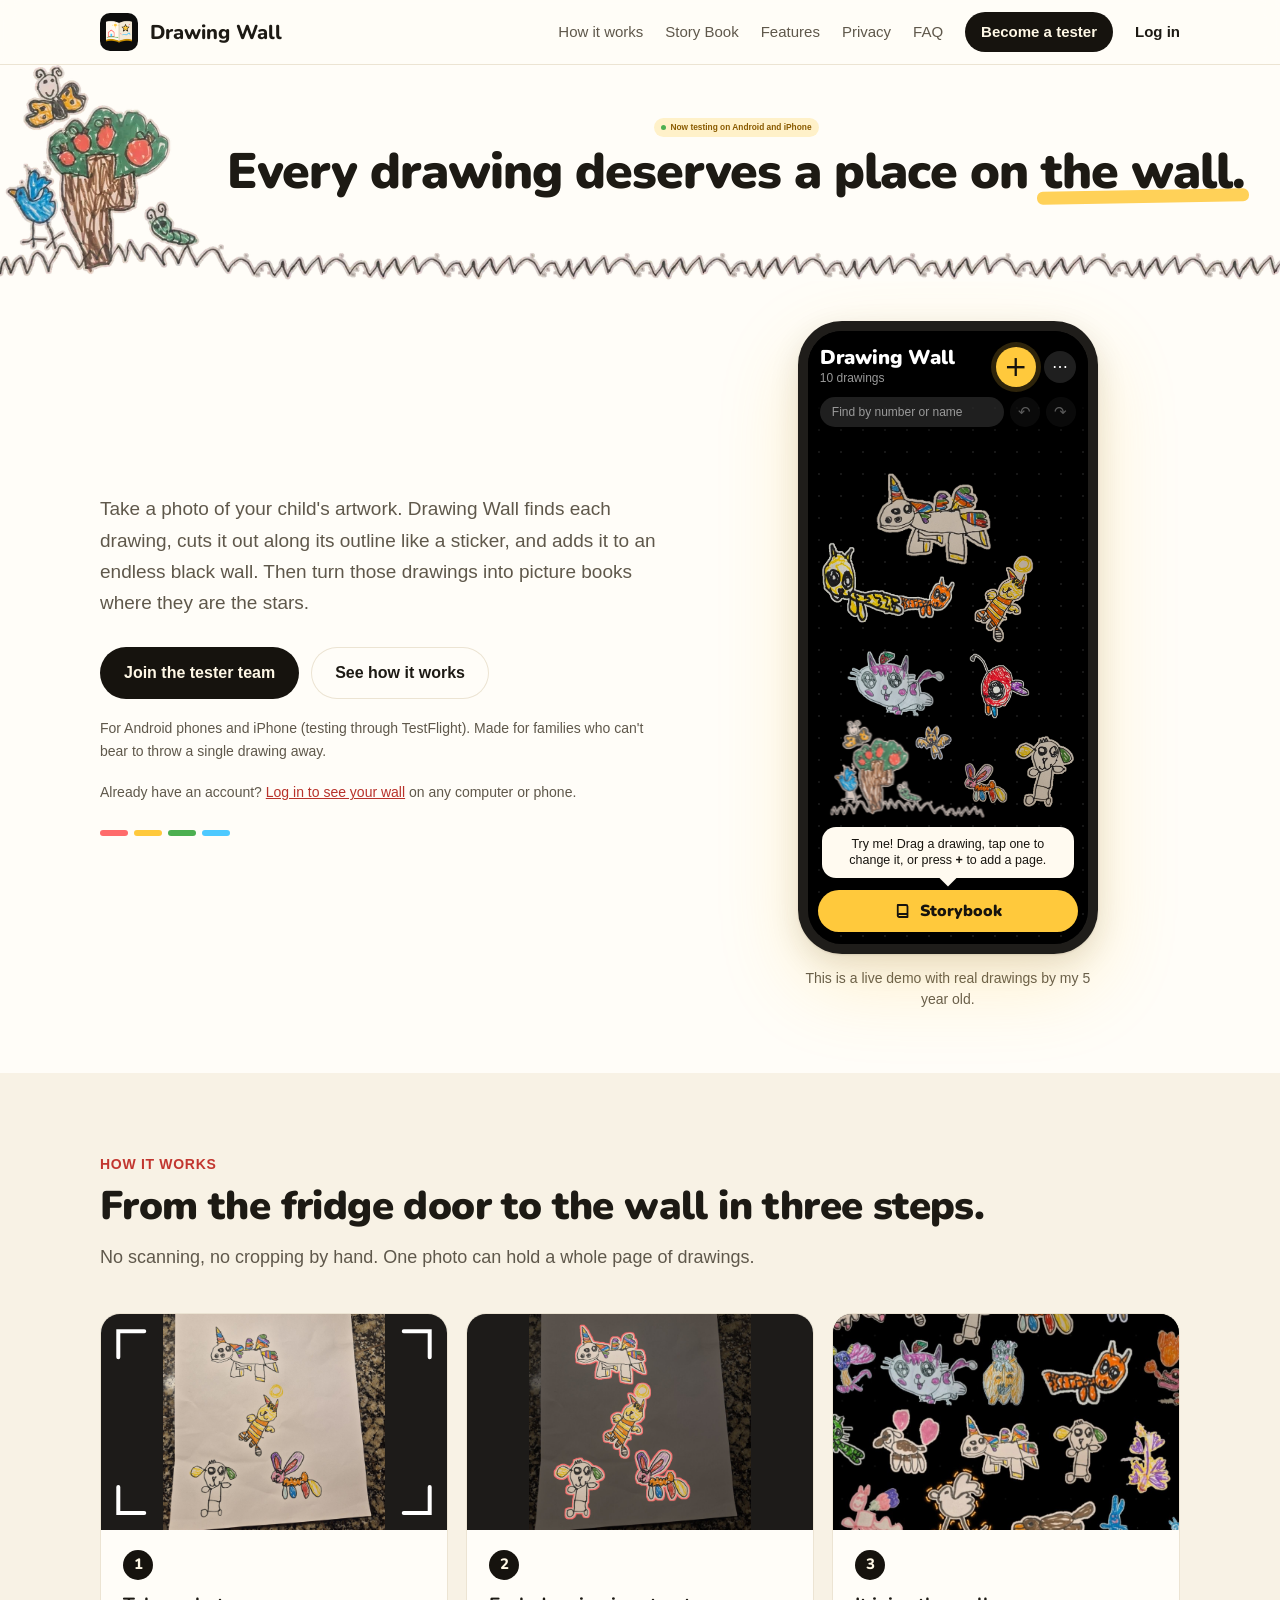
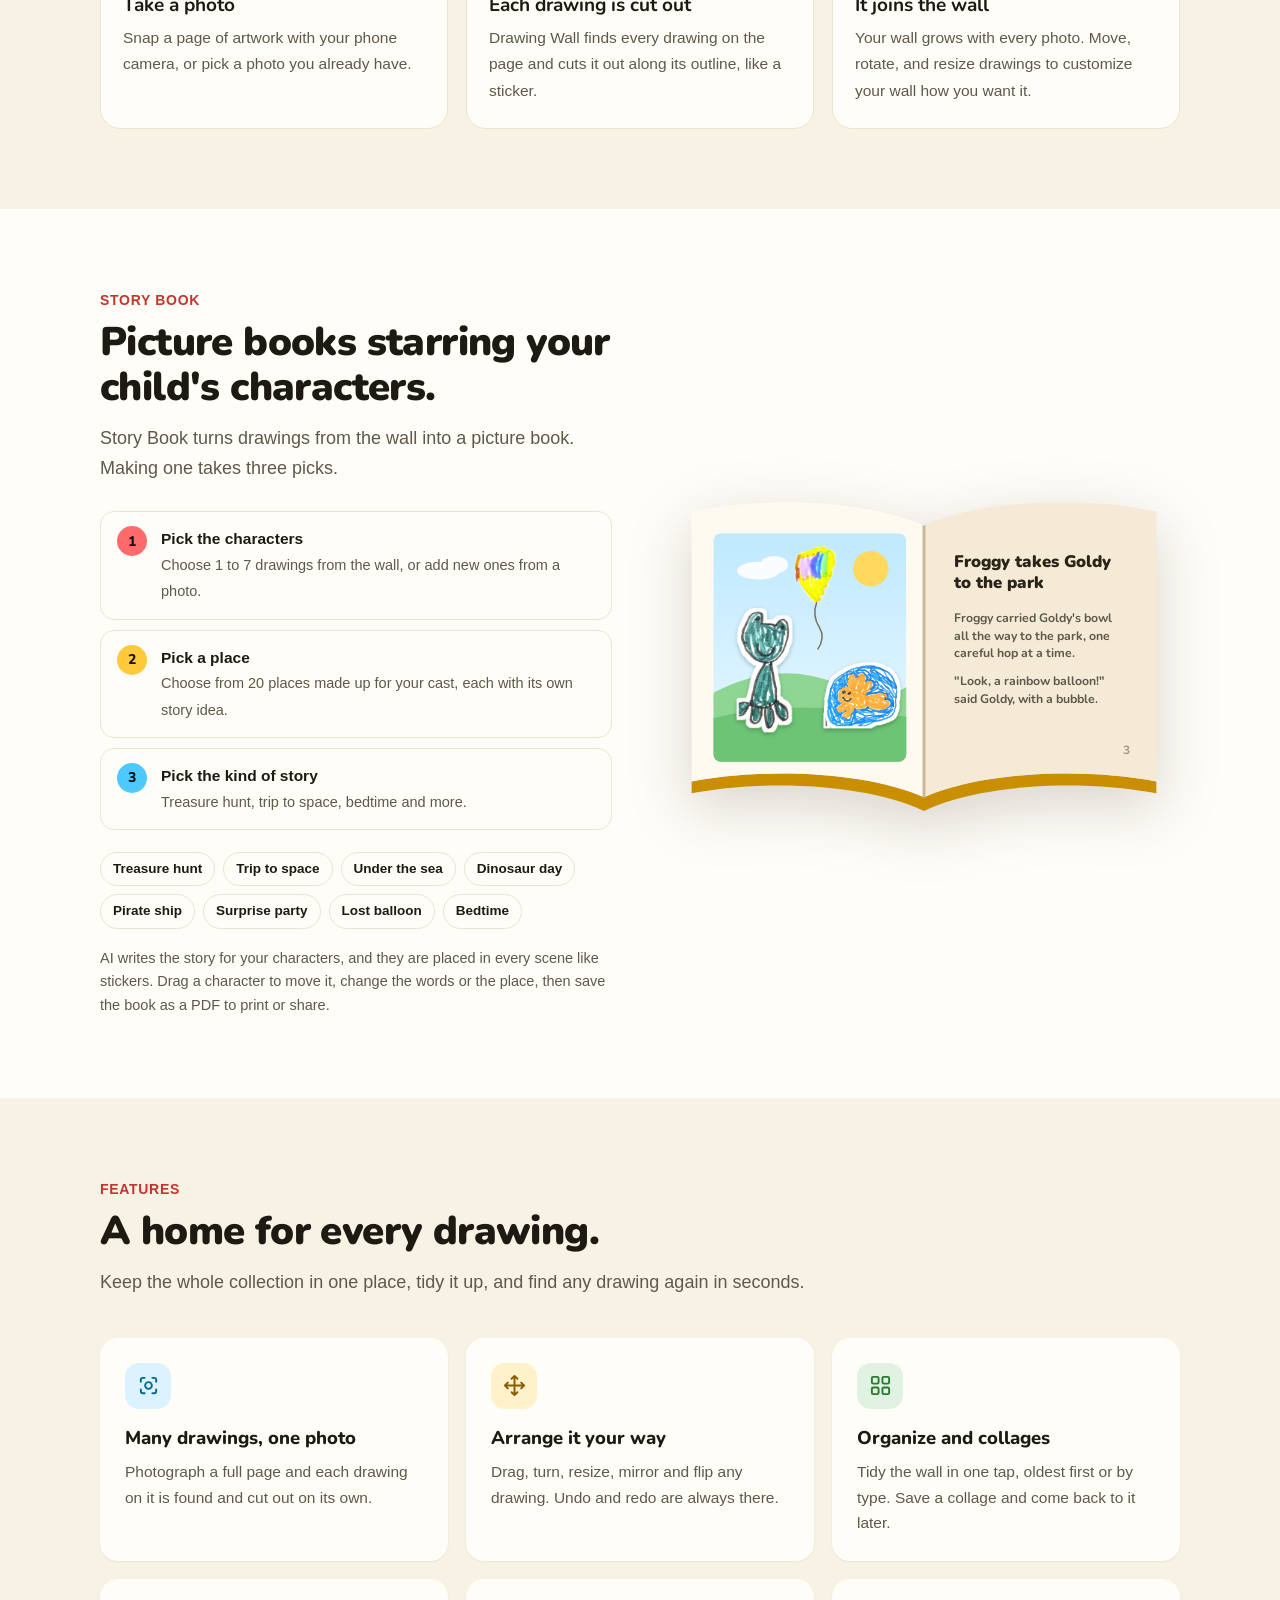
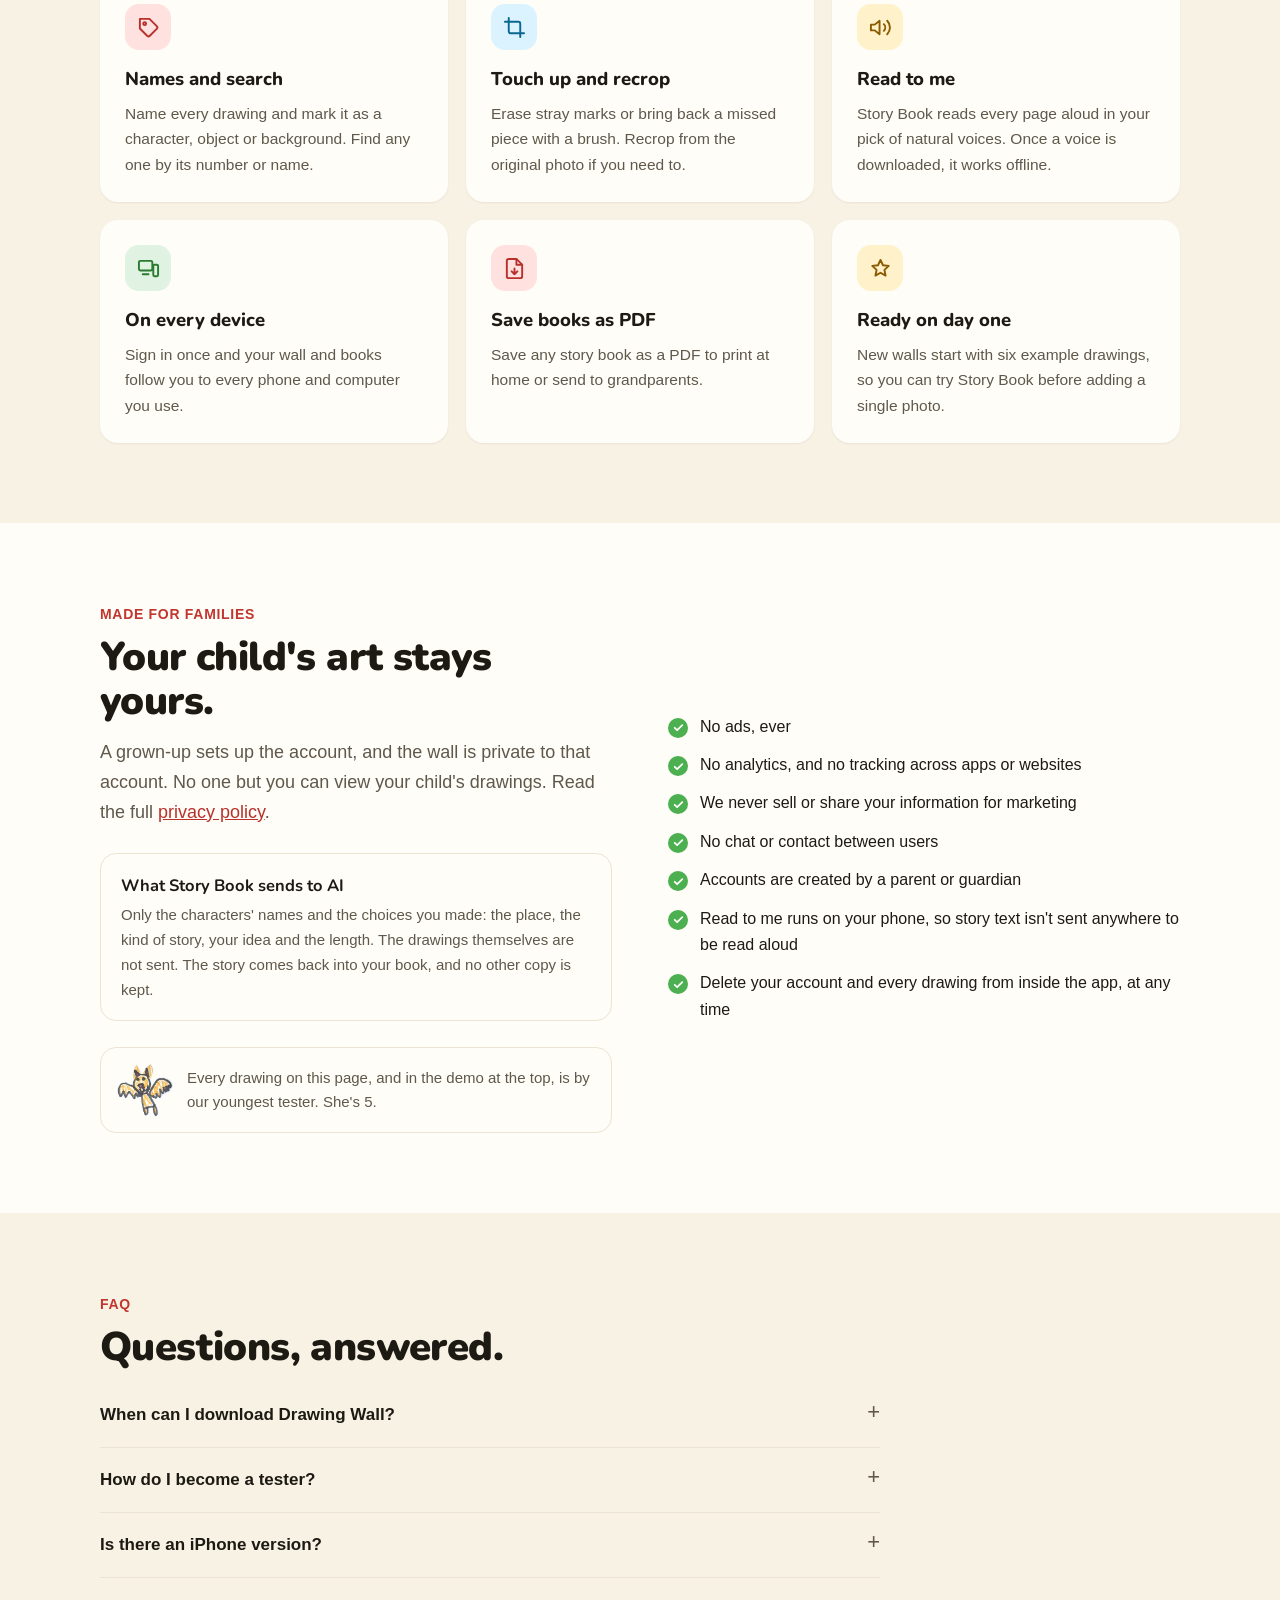
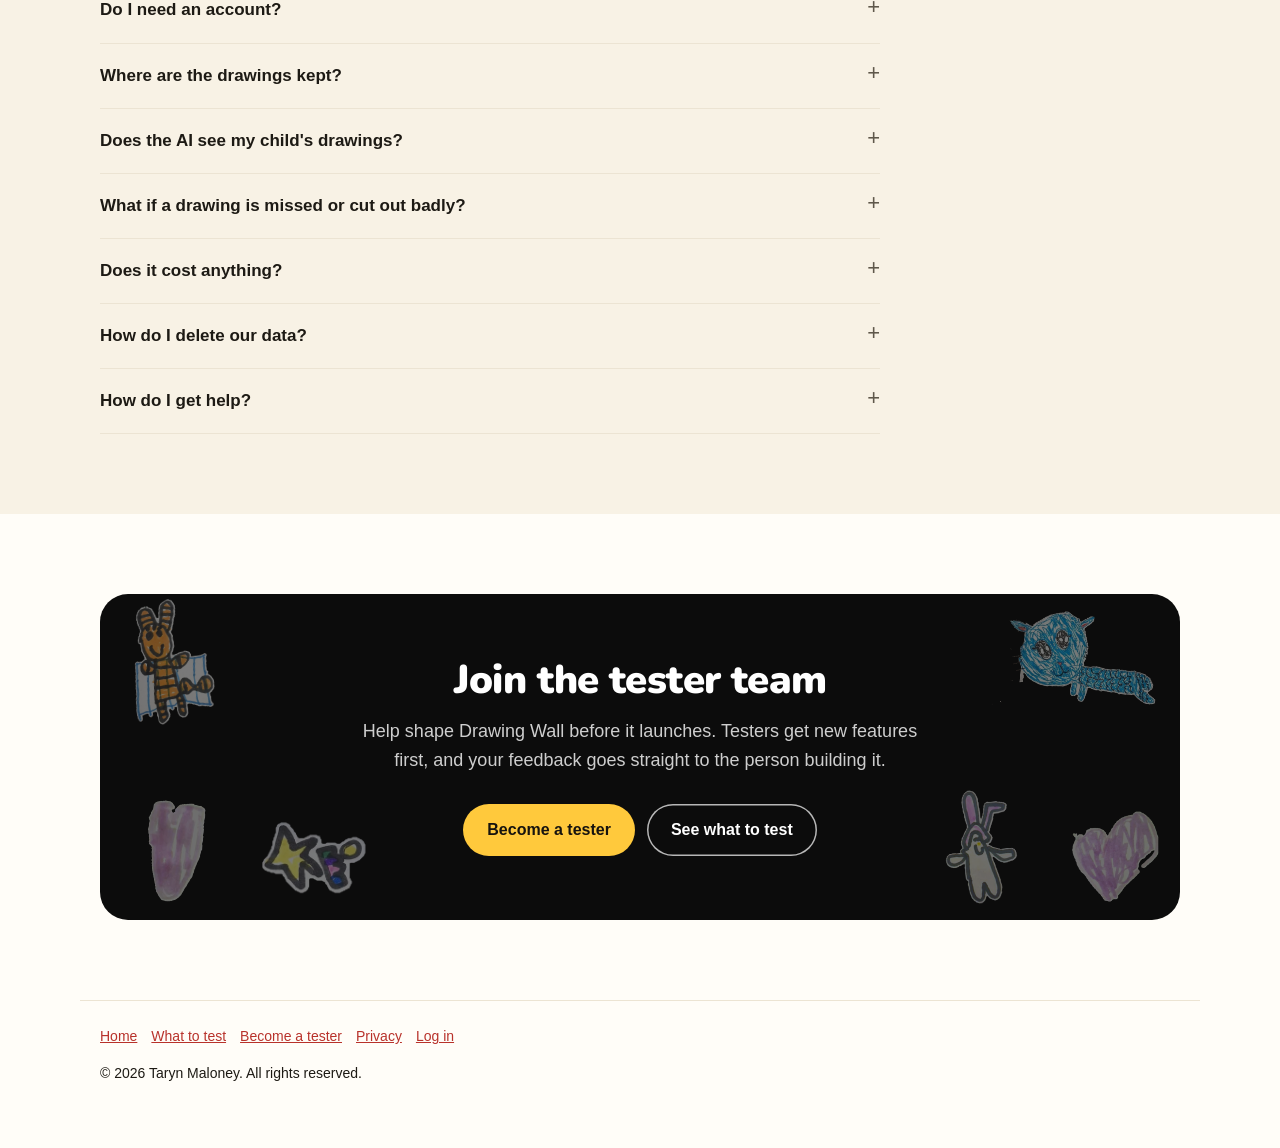
<file: index.html>
<!doctype html>
<html lang="en">
<head>
<meta charset="utf-8">
<meta name="viewport" content="width=device-width, initial-scale=1">
<title>Drawing Wall · Turn your kids' drawings into a wall of art</title>
<meta name="description" content="Take a photo of your child's artwork. Drawing Wall cuts out every drawing, adds it to an endless black wall, and turns the drawings into picture books.">
<!-- Review copy of the home page. Remove this line if it becomes the real home page. -->
<meta property="og:title" content="Drawing Wall">
<meta property="og:description" content="Turn your kids' drawings into a wall of art and picture books starring them.">
<meta property="og:image" content="feature-graphic.png">
<meta name="theme-color" content="#0c0c0c">
<link rel="icon" href="icon.png">
<link rel="apple-touch-icon" href="icon.png">
<link rel="preconnect" href="https://fonts.googleapis.com">
<link rel="preconnect" href="https://fonts.gstatic.com" crossorigin>
<link rel="stylesheet" href="https://fonts.googleapis.com/css2?family=Nunito:wght@700;800;900&display=swap">
<link rel="stylesheet" href="style.css">
<link rel="stylesheet" href="home.css">
<style>
/* ---------- Live demo inside the phone ---------- */
.demo-col { justify-self: center; display: flex; flex-direction: column; align-items: center; gap: 14px; }
.demo-note { margin: 0; font-size: 14px; color: var(--muted); text-align: center; max-width: 300px; line-height: 1.45; }
.phone .screen { user-select: none; -webkit-user-select: none; color: #fff; font: 13px/1.35 -apple-system, "Segoe UI", Roboto, Helvetica, Arial, sans-serif; }
.screen [hidden] { display: none !important; }
.screen button { font: inherit; color: inherit; border: 0; background: none; cursor: pointer; padding: 0; }
.screen button:focus-visible, .screen input:focus-visible { outline: 2px solid var(--sun); outline-offset: 2px; }
.dw-wall { position: absolute; inset: 0; overflow: hidden; background: #000 radial-gradient(rgba(255,255,255,.09) 1px, transparent 1.4px) 0 0 / 22px 22px; }
.dw-world { position: absolute; left: 0; top: 0; width: 1px; height: 1px; transform-origin: 0 0; transition: transform .5s cubic-bezier(.2,.8,.2,1); }
.tile { position: absolute; touch-action: none; cursor: grab; transform-origin: 50% 50%; }
.tile:active { cursor: grabbing; }
.tile img { display: block; width: 100%; height: auto; pointer-events: none; filter: drop-shadow(0 3px 6px rgba(0,0,0,.7)); }
.tile.sel img { filter: drop-shadow(0 0 1.5px #ffc93c) drop-shadow(0 0 1.5px #ffc93c) drop-shadow(0 0 6px rgba(255,201,60,.7)); }
.tile.dim { opacity: .14; }
.tile.pop img { animation: dwpop .55s cubic-bezier(.2,1.4,.4,1) backwards; }
@keyframes dwpop { from { transform: scale(.2) rotate(-20deg); opacity: 0; } }

.dw-top { position: absolute; left: 0; right: 0; top: 0; padding: 16px 12px 14px; z-index: 2;
  background: linear-gradient(#000 60%, rgba(0,0,0,0)); }
.dw-head { display: flex; align-items: center; gap: 8px; }
.dw-head > div { flex: 1; min-width: 0; }
.dw-head b { display: block; font: 900 20px/1.1 var(--head); letter-spacing: -.01em; }
.dw-head small { color: rgba(255,255,255,.6); font-size: 12px; }
.dw-plus { width: 40px; height: 40px; border-radius: 50%; background: var(--sun) !important; color: #16130e !important;
  font: 400 28px/1 system-ui, sans-serif !important; display: grid; place-items: center; box-shadow: 0 0 0 5px rgba(255,201,60,.18); }
.dw-more { width: 32px; height: 32px; border-radius: 50%; background: rgba(255,255,255,.12) !important; font-size: 16px !important; line-height: 1 !important; }
.dw-row { display: flex; gap: 6px; margin-top: 10px; }
.dw-row input { flex: 1; min-width: 0; border: 0; border-radius: 999px; background: rgba(255,255,255,.12); color: #fff;
  padding: 7px 12px; font: inherit; font-size: 12px; }
.dw-row input::placeholder { color: rgba(255,255,255,.55); }
.dw-row button { width: 30px; height: 30px; flex: none; border-radius: 50%; background: rgba(255,255,255,.12) !important; font-size: 15px !important; }
.dw-row button:disabled { opacity: .35; cursor: default; }
.dw-menu { position: absolute; right: 12px; top: 62px; z-index: 4; background: #222; border-radius: 12px; padding: 6px; min-width: 150px;
  box-shadow: 0 10px 30px rgba(0,0,0,.6); }
.dw-menu button { display: block; width: 100%; text-align: left; padding: 9px 10px !important; border-radius: 8px; }
.dw-menu button:hover { background: rgba(255,255,255,.08) !important; }

.dw-bottom { position: absolute; left: 10px; right: 10px; bottom: 12px; z-index: 2; }
.dw-book { width: 100%; background: var(--sun) !important; color: #16130e !important; border-radius: 999px; padding: 12px !important;
  font: 900 16px/1 var(--head) !important; display: flex; align-items: center; justify-content: center; gap: 8px; }
.dw-book svg { width: 18px; height: 18px; }
.dw-tools { background: #1d1b18; border-radius: 18px; padding: 10px; box-shadow: 0 -6px 30px rgba(0,0,0,.6); }
.dw-tools .r1 { display: flex; gap: 6px; align-items: center; margin-bottom: 8px; }
.dw-no { flex: none; background: var(--sun); color: #16130e; font-weight: 800; font-size: 11px; border-radius: 999px; padding: 3px 7px; }
.dw-tools input { flex: 1; min-width: 0; border: 0; border-radius: 8px; background: rgba(255,255,255,.1); color: #fff; font: 800 14px/1.2 var(--head); padding: 6px 8px; }
.dw-kind { flex: none; font-size: 11px !important; background: rgba(255,255,255,.1) !important; border-radius: 999px; padding: 5px 8px !important; }
.dw-x { flex: none; width: 26px; height: 26px; border-radius: 50%; background: rgba(255,255,255,.1) !important; font-size: 14px !important; }
.dw-tools .r2 { display: grid; grid-template-columns: repeat(6, 1fr); gap: 4px; }
.dw-tools .r2 button { display: flex; flex-direction: column; align-items: center; gap: 2px; padding: 6px 0 !important; border-radius: 10px; font-size: 9.5px !important; color: rgba(255,255,255,.75) !important; }
.dw-tools .r2 button:hover { background: rgba(255,255,255,.08) !important; }
.dw-tools .r2 i { font: 400 17px/1 system-ui, sans-serif; font-style: normal; color: #fff; height: 18px; }
.dw-hint { position: absolute; left: 14px; right: 14px; bottom: 66px; z-index: 2; background: #fffaf0; color: #16130e; border-radius: 14px;
  padding: 9px 12px; font-size: 12.5px; text-align: center; box-shadow: 0 8px 24px rgba(0,0,0,.5); }
.dw-hint::after { content: ""; position: absolute; left: 50%; bottom: -6px; width: 12px; height: 12px; background: #fffaf0; transform: translateX(-50%) rotate(45deg); }
.dw-toast { position: absolute; left: 50%; bottom: 70px; z-index: 6; transform: translateX(-50%); background: #fffaf0; color: #16130e; font-weight: 700;
  font-size: 12px; border-radius: 999px; padding: 7px 14px; white-space: nowrap; box-shadow: 0 6px 20px rgba(0,0,0,.5); animation: dwfade 2.4s forwards; }
@keyframes dwfade { 0% { opacity: 0; transform: translate(-50%, 8px); } 12%, 80% { opacity: 1; transform: translate(-50%, 0); } 100% { opacity: 0; } }

.dw-sheet { position: absolute; inset: 0; z-index: 5; background: #121110; display: flex; flex-direction: column; padding: 16px 12px 14px; overflow-y: auto; animation: dwup .3s ease-out; }
@keyframes dwup { from { transform: translateY(30px); opacity: 0; } }
.dw-sh-head { display: flex; align-items: center; justify-content: space-between; margin-bottom: 10px; }
.dw-sh-head b { font: 900 17px/1.2 var(--head); }
.dw-photo { position: relative; border-radius: 12px; overflow: hidden; aspect-ratio: 1200 / 1028; background: #333; flex: none; }
.dw-photo img { position: absolute; inset: 0; width: 100%; height: 100%; display: block; }
.dw-scan { position: absolute; left: 0; right: 0; top: 0; height: 30%; opacity: 0; pointer-events: none;
  background: linear-gradient(rgba(255,201,60,0), rgba(255,201,60,.45) 85%, #ffc93c); }
.dw-photo.scanning .dw-scan { animation: dwscan 1.1s ease-in-out infinite; }
@keyframes dwscan { 0% { opacity: 1; transform: translateY(-100%); } 100% { opacity: 1; transform: translateY(340%); } }
.dw-status { margin: 10px 2px; font-size: 12.5px; color: rgba(255,255,255,.8); }
.dw-status b { color: var(--sun); }
.dw-thumbs { display: flex; flex-wrap: wrap; gap: 6px; margin-bottom: 10px; }
.dw-thumbs span { width: 46px; height: 46px; border-radius: 10px; background: #2a2724; display: grid; place-items: center; animation: dwpopin .35s backwards; }
.dw-thumbs img { max-width: 38px; max-height: 38px; }
@keyframes dwpopin { from { transform: scale(.4); opacity: 0; } }
.dw-cta { margin-top: auto; background: var(--sun) !important; color: #16130e !important; border-radius: 999px; padding: 12px !important; font: 900 15px/1 var(--head) !important; flex: none; }
.dw-cta:disabled { opacity: .5; cursor: default; }
.dw-small { font-size: 11px; color: rgba(255,255,255,.5); margin: 8px 2px 0; text-align: center; }

.dw-pick { display: grid; grid-template-columns: repeat(3, 1fr); gap: 7px; }
.dw-pick button { position: relative; background: #2a2724 !important; border-radius: 12px; padding: 6px 4px !important; display: flex; flex-direction: column; align-items: center; gap: 3px; font-size: 11px !important; }
.dw-pick button img { height: 46px; max-width: 100%; object-fit: contain; }
.dw-pick button.on { box-shadow: inset 0 0 0 2px var(--sun); }
.dw-pick button.on::after { content: attr(data-n); position: absolute; top: 4px; right: 4px; width: 17px; height: 17px; border-radius: 50%; background: var(--sun); color: #16130e; font-weight: 800; font-size: 10px; display: grid; place-items: center; }
.dw-places { display: grid; gap: 8px; }
.dw-places button { display: flex; align-items: center; gap: 10px; background: #2a2724 !important; border-radius: 12px; padding: 6px !important; text-align: left; }
.dw-places button.on { box-shadow: inset 0 0 0 2px var(--sun); }
.dw-places .sw { width: 64px; height: 44px; border-radius: 8px; overflow: hidden; flex: none; }
.dw-places .sw svg { width: 100%; height: 100%; display: block; }
.dw-places b { display: block; font-size: 13px; }
.dw-places small { color: rgba(255,255,255,.6); font-size: 11px; }
.dw-scene { position: relative; aspect-ratio: 4 / 3; border-radius: 12px; overflow: hidden; flex: none; background: #bfe9ff; touch-action: none; }
.dw-scene > svg { position: absolute; inset: 0; width: 100%; height: 100%; }
.dw-scene .stk { position: absolute; transform: translate(-50%, -100%); cursor: grab; touch-action: none; }
.dw-scene .stk img { display: block; height: 100%; width: auto; pointer-events: none;
  filter: drop-shadow(1.5px 0 0 #fff) drop-shadow(-1.5px 0 0 #fff) drop-shadow(0 1.5px 0 #fff) drop-shadow(0 -1.5px 0 #fff) drop-shadow(0 3px 4px rgba(0,0,0,.3)); }
.dw-scene .stk.talk img { animation: dwbounce .5s ease-in-out infinite alternate; }
@keyframes dwbounce { to { transform: translateY(-5%); } }
.dw-page { background: #fffaf0; color: #2a2418; border-radius: 12px; padding: 12px 14px; margin-top: 8px; font: 700 14px/1.45 var(--head); min-height: 92px; }
.dw-page h4 { margin: 0 0 4px; font: 900 15px/1.2 var(--head); color: #b8312b; }
.dw-nav { display: flex; gap: 6px; align-items: center; margin-top: 8px; }
.dw-nav button { background: rgba(255,255,255,.12) !important; border-radius: 999px; padding: 8px 12px !important; font-size: 12px !important; font-weight: 700 !important; }
.dw-nav .num { flex: 1; text-align: center; color: rgba(255,255,255,.6); font-size: 12px; }
.dw-nav .go { background: var(--sun) !important; color: #16130e !important; }
.dw-writing { flex: 1; display: grid; place-items: center; text-align: center; color: rgba(255,255,255,.8); }
.dw-writing i { display: block; width: 40px; height: 40px; margin: 0 auto 12px; border-radius: 50%; border: 4px solid rgba(255,255,255,.15); border-top-color: var(--sun); animation: dwspin .8s linear infinite; }
@keyframes dwspin { to { transform: rotate(360deg); } }
@media (prefers-reduced-motion: reduce) {
  .dw-world { transition: none; }
  .tile.pop img, .dw-sheet, .dw-thumbs span, .dw-scene .stk.talk img { animation: none; }
}

/* ---------- Her drawings in the page pictures ---------- */
.how .art { position: relative; overflow: hidden; }
.how .art img.photo { display: block; width: 100%; height: 100%; object-fit: cover; object-position: 50% 40%; }
.how .art img.photo.whole { object-fit: contain; object-position: 50% 50%; background: #1d1b19; }   /* show the whole page, even a tall one */
.how .art .frame { position: absolute; inset: 0; width: 100%; height: 100%; pointer-events: none; }
.collage { display: block; position: relative; width: 100%; height: 100%; }
.collage img { position: absolute; height: auto; filter: drop-shadow(0 3px 5px rgba(0,0,0,.6)); }
.artist { display: flex; gap: 14px; align-items: center; margin-top: 26px; padding: 14px 16px; border-radius: 16px; background: var(--bg); border: 1px solid var(--line); }
.artist img { width: 56px; height: 56px; object-fit: contain; flex: none; }
.artist p { margin: 0; color: var(--muted); font-size: 15px; }

/* Header: her tree drawing once, her grass line continued to the right edge, headline in the sky */
.art-header { --h: 216px; position: relative; display: flex; height: var(--h); }
.art-header .ah-tree { height: 100%; width: auto; flex: none; }
.art-header .ah-grass { flex: 1; min-width: 0; background: url("art/header-grass.webp") repeat-x left bottom / auto 100%; }
/* the sky: from the top of the header down to just above the grass (grass is the bottom ~20%) */
/* centred between the right edge of the tree drawing (285/320 of the header's height) and the right side of the page,
   sitting a little low in the sky */
/* the box: top of the header, right side of the page, right edge of the tree (285/320 of the header height),
   and the top of the grass line (87.2% down the header) */
.art-header .ah-text { position: absolute; top: 0; bottom: 12.8%; left: calc(var(--h) * 285 / 320); right: 0; padding: 0;
  display: flex; flex-direction: column; align-items: center; justify-content: center; text-align: center; }
.art-header .eyebrow { font-size: 8.36px; padding: 2.64px 7.04px; gap: 4.4px; }
.art-header .eyebrow::before { width: 5.28px; height: 5.28px; }
.art-header h1 { font-size: clamp(32.9px, 3.89vw, 50.8px); line-height: 1.1; letter-spacing: -.02em; margin: 8px 0 0; font-weight: 900; }
.art-header h1 .hl { position: relative; white-space: nowrap; z-index: 0; }
.art-header h1 .hl::after { content: ""; position: absolute; left: -2%; right: -2%; bottom: .06em; height: .26em; z-index: -1;
  background: var(--sun); border-radius: 6px; transform: rotate(-1deg); opacity: .85; }
@media (prefers-color-scheme: dark) { .art-header h1 .hl::after { opacity: .45; } }
.hero { padding-top: 40px; }
/* narrower screens: a shorter header, headline still beside the tree */
@media (max-width: 900px) { .art-header { --h: 160px; } }
/* phones: headline on top, the tree and grass strip underneath it */
@media (max-width: 540px) {
  .art-header { flex-wrap: wrap; height: auto; }
  .art-header .ah-text { position: static; order: -1; width: 100%; padding: 28px 16px 8px; }
  .art-header .ah-tree { height: 77px; }
  .art-header .ah-grass { height: 77px; }
}
</style>
</head>
<body class="home">

<!-- Sticker edge used on the drawings in the Story Book picture -->
<svg width="0" height="0" style="position:absolute" aria-hidden="true" focusable="false">
  <defs>
    <filter id="sticker" x="-20%" y="-20%" width="140%" height="140%">
      <feMorphology in="SourceAlpha" operator="dilate" radius="2.5" result="grow"/>
      <feFlood flood-color="#ffffff"/>
      <feComposite in2="grow" operator="in" result="edge"/>
      <feDropShadow in="edge" dx="0" dy="2" stdDeviation="2" flood-color="#000" flood-opacity=".25" result="edgeShadow"/>
      <feMerge><feMergeNode in="edgeShadow"/><feMergeNode in="SourceGraphic"/></feMerge>
    </filter>
  </defs>
</svg>

<main>

<div class="nav">
  <div class="wrap">
    <header><img src="icon.png" alt=""><a href="./">Drawing Wall</a></header>
    <nav aria-label="Main">
      <a href="#how">How it works</a>
      <a href="#story-book">Story Book</a>
      <a href="#features">Features</a>
      <a href="#privacy">Privacy</a>
      <a href="#faq">FAQ</a>
      <a class="button" href="testers.html">Become a tester</a>
      <a class="login" href="wall/">Log in</a>
    </nav>
  </div>
</div>

<div class="art-header">
  <img class="ah-tree" src="art/header-tree.webp" alt="">
  <div class="ah-grass" aria-hidden="true"></div>
  <div class="ah-text">
    <span class="eyebrow">Now testing on Android and iPhone</span>
    <h1>Every drawing deserves a place on <span class="hl">the wall.</span></h1>
  </div>
</div>

<section class="hero">
  <div class="wrap">
    <div>
      <p class="lede">Take a photo of your child's artwork. Drawing Wall finds each drawing, cuts it out along its outline like a sticker, and adds it to an endless black wall. Then turn those drawings into picture books where they are the stars.</p>
      <div class="ctas">
        <a class="button big" href="testers.html">Join the tester team</a>
        <a class="button big ghost" href="#how">See how it works</a>
      </div>
      <p class="platforms">For Android phones and iPhone (testing through TestFlight). Made for families who can't bear to throw a single drawing away.</p>
      <p class="platforms">Already have an account? <a href="wall/">Log in to see your wall</a> on any computer or phone.</p>
      <div class="crayons" aria-hidden="true"><i style="background:var(--coral)"></i><i style="background:var(--sun)"></i><i style="background:var(--leaf)"></i><i style="background:var(--sky)"></i></div>
    </div>

    <div class="demo-col">
      <div class="phone" role="region" aria-label="Try Drawing Wall: a live demo with real children's drawings">
        <div class="screen" id="demo">
          <div class="dw-wall" id="dwWall"><div class="dw-world" id="dwWorld"></div></div>

          <div class="dw-top">
            <div class="dw-head">
              <div><b>Drawing Wall</b><small id="dwCount">6 drawings</small></div>
              <button class="dw-plus" id="dwAdd" aria-label="Add drawings">+</button>
              <button class="dw-more" id="dwMore" aria-label="More options" aria-haspopup="true">&#8943;</button>
            </div>
            <div class="dw-row">
              <input id="dwFind" type="search" placeholder="Find by number or name" aria-label="Find a drawing by number or name" autocomplete="off">
              <button id="dwUndo" aria-label="Undo" disabled>&#8630;</button>
              <button id="dwRedo" aria-label="Redo" disabled>&#8631;</button>
            </div>
          </div>
          <div class="dw-menu" id="dwMenu" hidden>
            <button id="dwTidy">Tidy up the wall</button>
            <button id="dwReset">Start the demo over</button>
          </div>

          <div class="dw-hint" id="dwHint">Try me! Drag a drawing, tap one to change it, or press <b>+</b> to add a page.</div>

          <div class="dw-bottom">
            <button class="dw-book" id="dwBook"><svg viewBox="0 0 24 24" fill="none" stroke="currentColor" stroke-width="2.4" stroke-linejoin="round"><path d="M5 4h11a2 2 0 0 1 2 2v14H7a2 2 0 0 1-2-2z"/><path d="M5 18a2 2 0 0 1 2-2h11"/></svg>Storybook</button>
            <div class="dw-tools" id="dwTools" hidden>
              <div class="r1">
                <span class="dw-no" id="dwNo">No. 1</span>
                <input id="dwName" aria-label="Drawing name" maxlength="24">
                <button class="dw-kind" id="dwKind" aria-label="Change type">Character</button>
                <button class="dw-x" id="dwDone" aria-label="Done">&#10005;</button>
              </div>
              <div class="r2">
                <button data-act="turn"><i>&#8635;</i>Turn</button>
                <button data-act="small"><i>&#8722;</i>Smaller</button>
                <button data-act="big"><i>+</i>Bigger</button>
                <button data-act="mirror"><i>&#8644;</i>Mirror</button>
                <button data-act="front"><i>&#8679;</i>To front</button>
                <button data-act="remove"><i>&#10006;</i>Remove</button>
              </div>
            </div>
          </div>

          <!-- Add drawings -->
          <div class="dw-sheet" id="dwAddSheet" hidden>
            <div class="dw-sh-head"><b>Add drawings</b><button class="dw-x" data-close aria-label="Close">&#10005;</button></div>
            <div class="dw-photo" id="dwPhoto">
              <img id="dwPhotoImg" src="art/page.jpg" alt="A pink page of drawings: a rainbow balloon, two hearts, a cat, a bunny and two stick figures">
              <div class="dw-scan"></div>
            </div>
            <p class="dw-status" id="dwStatus">In the app you snap a photo of the artwork. For this demo, try a real page from our young artist.</p>
            <div class="dw-thumbs" id="dwThumbs"></div>
            <button class="dw-cta" id="dwGo">Find the drawings</button>
          </div>

          <!-- Story book -->
          <div class="dw-sheet" id="dwBookSheet" hidden></div>
        </div>
      </div>
      <p class="demo-note">This is a live demo with real drawings by my 5 year old.</p>
    </div>
  </div>
</section>

<section class="band alt" id="how">
  <div class="wrap">
    <p class="kicker">How it works</p>
    <h2>From the fridge door to the wall in three steps.</h2>
    <p class="sub">No scanning, no cropping by hand. One photo can hold a whole page of drawings.</p>
    <ol class="how">
      <li>
        <span class="art" aria-hidden="true">
          <img class="photo whole" src="art/how/photo.jpg" alt="" loading="lazy">
          <svg class="frame" viewBox="0 0 320 200" preserveAspectRatio="none"><path d="M16 40 V16 H40 M280 16 H304 V40 M304 160 V184 H280 M40 184 H16 V160" fill="none" stroke="#fff" stroke-width="4" stroke-linecap="round" vector-effect="non-scaling-stroke"/></svg>
        </span>
        <div class="txt"><b>Take a photo</b><span>Snap a page of artwork with your phone camera, or pick a photo you already have.</span></div>
      </li>
      <li>
        <span class="art" aria-hidden="true">
          <img class="photo whole" src="art/how/outlines.jpg" alt="" loading="lazy">
        </span>
        <div class="txt"><b>Each drawing is cut out</b><span>Drawing Wall finds every drawing on the page and cuts it out along its outline, like a sticker.</span></div>
      </li>
      <li>
        <span class="art dark" aria-hidden="true">
          <img class="photo" src="art/how/wall.jpg" alt="" loading="lazy" style="object-position:50% 45%">
        </span>
        <div class="txt"><b>It joins the wall</b><span>Your wall grows with every photo. Move, rotate, and resize drawings to customize your wall how you want it.</span></div>
      </li>
    </ol>
  </div>
</section>

<section class="band" id="story-book">
  <div class="wrap split">
    <div>
      <p class="kicker">Story Book</p>
      <h2>Picture books starring your child's characters.</h2>
      <p class="sub" style="margin-bottom:28px">Story Book turns drawings from the wall into a picture book. Making one takes three picks.</p>
      <ol class="picks">
        <li><span class="n" style="background:var(--coral)">1</span><div><b>Pick the characters</b><span>Choose 1 to 7 drawings from the wall, or add new ones from a photo.</span></div></li>
        <li><span class="n" style="background:var(--sun)">2</span><div><b>Pick a place</b><span>Choose from 20 places made up for your cast, each with its own story idea.</span></div></li>
        <li><span class="n" style="background:var(--sky)">3</span><div><b>Pick the kind of story</b><span>Treasure hunt, trip to space, bedtime and more.</span></div></li>
      </ol>
      <ul class="chips" aria-label="Kinds of story">
        <li>Treasure hunt</li><li>Trip to space</li><li>Under the sea</li><li>Dinosaur day</li><li>Pirate ship</li><li>Surprise party</li><li>Lost balloon</li><li>Bedtime</li>
      </ul>
      <p class="small-note">AI writes the story for your characters, and they are placed in every scene like stickers. Drag a character to move it, change the words or the place, then save the book as a PDF to print or share.</p>
    </div>
    <div class="book" role="img" aria-label="An open picture book. On the left page, a child's drawings of a frog and a goldfish in its bowl stand in a sunny park. On the right page, the story text.">
      <svg viewBox="0 0 520 340">
        <defs>
          <linearGradient id="sky" x1="0" y1="0" x2="0" y2="1"><stop offset="0" stop-color="#bfe9ff"/><stop offset="1" stop-color="#e9f8ff"/></linearGradient>
          <clipPath id="scene"><rect x="46" y="48" width="196" height="232" rx="8"/></clipPath>
        </defs>
        <path d="M24 300 C 100 286, 200 290, 260 316 C 320 290, 420 286, 496 300 V312 C 420 298, 320 302, 260 330 C 200 302, 100 298, 24 312 Z" fill="#c98f00"/>
        <path d="M260 40 C 200 14, 100 10, 24 26 V300 C 100 286, 200 290, 260 316 Z" fill="#fffaf0"/>
        <path d="M260 40 C 320 14, 420 10, 496 26 V300 C 420 286, 320 290, 260 316 Z" fill="#f4ead6"/>
        <path d="M260 40 V316" stroke="#c9b897" stroke-width="3"/>
        <g clip-path="url(#scene)">
          <rect x="46" y="48" width="196" height="232" fill="url(#sky)"/>
          <circle cx="206" cy="84" r="18" fill="#ffd95e"/>
          <path d="M46 210 Q 110 176 170 200 T 250 196 V290 H46Z" fill="#8fd694"/>
          <path d="M46 236 Q 130 214 250 236 V290 H46Z" fill="#6cc474"/>
          <g fill="#fff" opacity=".9"><ellipse cx="92" cy="86" rx="22" ry="9"/><ellipse cx="108" cy="80" rx="14" ry="9"/></g>
          <image href="art/page-0.webp" x="128" y="62" width="46" height="58" preserveAspectRatio="xMidYMid meet" transform="rotate(-8 151 91)"/><path d="M151 118 q -5 14 3 26 q 6 10 -2 22" stroke="#7a705e" stroke-width="1.5" fill="none"/>
          <g filter="url(#sticker)">
            <image href="art/more/frog.webp" x="70" y="126" width="56" height="122" preserveAspectRatio="xMidYMax meet"/>
            <image href="art/more/fishbowl.webp" x="160" y="174" width="74" height="70" preserveAspectRatio="xMidYMax meet"/>
          </g>
        </g>
        <g font-family="Nunito,system-ui,sans-serif" fill="#2a2418">
          <text x="290" y="82" font-size="17" font-weight="900">Froggy takes Goldy</text>
          <text x="290" y="104" font-size="17" font-weight="900">to the park</text>
          <g font-size="12.5" font-weight="700" fill="#5f584b">
            <text x="290" y="138">Froggy carried Goldy's bowl</text>
            <text x="290" y="156">all the way to the park, one</text>
            <text x="290" y="174">careful hop at a time.</text>
            <text x="290" y="202">"Look, a rainbow balloon!"</text>
            <text x="290" y="220">said Goldy, with a bubble.</text>
          </g>
          <text x="462" y="272" font-size="12" fill="#a39780" font-weight="700">3</text>
        </g>
      </svg>
    </div>
  </div>
</section>

<section class="band alt" id="features">
  <div class="wrap">
    <p class="kicker">Features</p>
    <h2>A home for every drawing.</h2>
    <p class="sub">Keep the whole collection in one place, tidy it up, and find any drawing again in seconds.</p>
    <div class="grid">
      <div class="card">
        <div class="ico sky"><svg viewBox="0 0 24 24"><path d="M4 8V6a2 2 0 0 1 2-2h2M16 4h2a2 2 0 0 1 2 2v2M20 16v2a2 2 0 0 1-2 2h-2M8 20H6a2 2 0 0 1-2-2v-2"/><circle cx="12" cy="12" r="3.5"/></svg></div>
        <h3>Many drawings, one photo</h3>
        <p>Photograph a full page and each drawing on it is found and cut out on its own.</p>
      </div>
      <div class="card">
        <div class="ico"><svg viewBox="0 0 24 24"><path d="M5 9l-3 3 3 3M9 5l3-3 3 3M15 19l-3 3-3-3M19 9l3 3-3 3M2 12h20M12 2v20"/></svg></div>
        <h3>Arrange it your way</h3>
        <p>Drag, turn, resize, mirror and flip any drawing. Undo and redo are always there.</p>
      </div>
      <div class="card">
        <div class="ico leaf"><svg viewBox="0 0 24 24"><rect x="3" y="3" width="7" height="7" rx="1.5"/><rect x="14" y="3" width="7" height="7" rx="1.5"/><rect x="3" y="14" width="7" height="7" rx="1.5"/><rect x="14" y="14" width="7" height="7" rx="1.5"/></svg></div>
        <h3>Organize and collages</h3>
        <p>Tidy the wall in one tap, oldest first or by type. Save a collage and come back to it later.</p>
      </div>
      <div class="card">
        <div class="ico coral"><svg viewBox="0 0 24 24"><path d="M20.6 13.4l-7.2 7.2a2 2 0 0 1-2.8 0L3 13V3h10l7.6 7.6a2 2 0 0 1 0 2.8z"/><circle cx="8" cy="8" r="1.5"/></svg></div>
        <h3>Names and search</h3>
        <p>Name every drawing and mark it as a character, object or background. Find any one by its number or name.</p>
      </div>
      <div class="card">
        <div class="ico sky"><svg viewBox="0 0 24 24"><path d="M6 2v14a2 2 0 0 0 2 2h14"/><path d="M18 22V8a2 2 0 0 0-2-2H2"/></svg></div>
        <h3>Touch up and recrop</h3>
        <p>Erase stray marks or bring back a missed piece with a brush. Recrop from the original photo if you need to.</p>
      </div>
      <div class="card">
        <div class="ico"><svg viewBox="0 0 24 24"><path d="M11 5L6 9H2v6h4l5 4z"/><path d="M15.5 8.5a5 5 0 0 1 0 7M19 5a10 10 0 0 1 0 14"/></svg></div>
        <h3>Read to me</h3>
        <p>Story Book reads every page aloud in your pick of natural voices. Once a voice is downloaded, it works offline.</p>
      </div>
      <div class="card">
        <div class="ico leaf"><svg viewBox="0 0 24 24"><rect x="2" y="4" width="14" height="10" rx="1.5"/><path d="M6 18h6"/><rect x="17" y="8" width="5" height="12" rx="1.2"/></svg></div>
        <h3>On every device</h3>
        <p>Sign in once and your wall and books follow you to every phone and computer you use.</p>
      </div>
      <div class="card">
        <div class="ico coral"><svg viewBox="0 0 24 24"><path d="M14 2H6a2 2 0 0 0-2 2v16a2 2 0 0 0 2 2h12a2 2 0 0 0 2-2V8z"/><path d="M14 2v6h6M12 18v-6M9 15l3 3 3-3"/></svg></div>
        <h3>Save books as PDF</h3>
        <p>Save any story book as a PDF to print at home or send to grandparents.</p>
      </div>
      <div class="card">
        <div class="ico"><svg viewBox="0 0 24 24"><path d="M12 3l2.6 5.6 6 .7-4.5 4.1 1.2 6L12 16.4 6.7 19.4l1.2-6L3.4 9.3l6-.7z"/></svg></div>
        <h3>Ready on day one</h3>
        <p>New walls start with six example drawings, so you can try Story Book before adding a single photo.</p>
      </div>
    </div>
  </div>
</section>

<section class="band" id="privacy">
  <div class="wrap split">
    <div>
      <p class="kicker">Made for families</p>
      <h2>Your child's art stays yours.</h2>
      <p class="sub" style="margin-bottom:0">A grown-up sets up the account, and the wall is private to that account. No one but you can view your child's drawings. Read the full <a href="privacy.html">privacy policy</a>.</p>
      <div class="ai-box">
        <b>What Story Book sends to AI</b>
        <p>Only the characters' names and the choices you made: the place, the kind of story, your idea and the length. The drawings themselves are not sent. The story comes back into your book, and no other copy is kept.</p>
      </div>
      <div class="artist">
        <img src="art/bat.webp" alt="" loading="lazy">
        <p>Every drawing on this page, and in the demo at the top, is by our youngest tester. She's 5.</p>
      </div>
    </div>
    <ul class="checks">
      <li>No ads, ever</li>
      <li>No analytics, and no tracking across apps or websites</li>
      <li>We never sell or share your information for marketing</li>
      <li>No chat or contact between users</li>
      <li>Accounts are created by a parent or guardian</li>
      <li>Read to me runs on your phone, so story text isn't sent anywhere to be read aloud</li>
      <li>Delete your account and every drawing from inside the app, at any time</li>
    </ul>
  </div>
</section>

<section class="band alt" id="faq">
  <div class="wrap faq">
    <p class="kicker">FAQ</p>
    <h2>Questions, answered.</h2>
    <details>
      <summary>When can I download Drawing Wall?</summary>
      <p>Drawing Wall is in testing on Google Play ahead of its public release. Android users can <a href="testers.html">join the tester team</a> and try it now. iPhone users can join the test through TestFlight, Apple's app for trying apps before launch.</p>
    </details>
    <details>
      <summary>How do I become a tester?</summary>
      <p>On Android, send us the Gmail address you use on Google Play and we'll email you the Google Play link. On iPhone, open our TestFlight link and tap Accept, no email needed. The steps are on the <a href="testers.html">tester page</a>.</p>
    </details>
    <details>
      <summary>Is there an iPhone version?</summary>
      <p>Yes, in testing. iPhone testing is open through TestFlight, Apple's free testing app: <a href="testers.html#iphone">join on iPhone</a>, no email needed. It isn't on the App Store yet.</p>
    </details>
    <details>
      <summary>Do I need an account?</summary>
      <p>Yes. A parent or guardian creates one with a name, email address and password. The account keeps your wall and books safe and lets them follow you to every device you sign in on.</p>
    </details>
    <details>
      <summary>Where are the drawings kept?</summary>
      <p>In your private account, stored with our database provider on servers in the United States. Only your account can read them. We don't look at them unless you ask us for help.</p>
    </details>
    <details>
      <summary>Does the AI see my child's drawings?</summary>
      <p>No. To write a story, only the characters' names and your story choices are sent. The drawings stay out of it.</p>
    </details>
    <details>
      <summary>What if a drawing is missed or cut out badly?</summary>
      <p>Drawing Wall looks for the paper, whatever its color, and tries to ignore shadows and lamp light. If a piece is missed, recrop it from the original photo, or use Touch up to erase or bring back parts.</p>
    </details>
    <details>
      <summary>Does it cost anything?</summary>
      <p>Drawing Wall is free on Google Play, with no ads.</p>
    </details>
    <details>
      <summary>How do I delete our data?</summary>
      <p>In the app, tap the menu at the top right, then Delete account, and tap it again to confirm. Your account and every drawing, photo, collage and book are removed straight away. You can also <a href="mailto:tarynmaloney5@gmail.com?subject=Drawing%20Wall%20account%20deletion">email us</a> from your account's email address.</p>
    </details>
    <details>
      <summary>How do I get help?</summary>
      <p>Email <a href="mailto:tarynmaloney5@gmail.com?subject=Drawing%20Wall%20support">tarynmaloney5@gmail.com</a> and we'll get back to you.</p>
    </details>
  </div>
</section>

<section class="band" id="get">
  <div class="wrap">
    <div class="cta">
      <svg class="confetti" viewBox="0 0 1000 320" preserveAspectRatio="xMidYMid slice" aria-hidden="true">
        <image href="art/tiger.webp" x="20" y="14" width="90" height="114" opacity=".5" transform="rotate(-8 65 70)"/>
        <image href="art/star.webp" x="150" y="220" width="96" height="66" opacity=".5"/>
        <image href="art/page-1.webp" x="40" y="200" width="54" height="94" opacity=".45" transform="rotate(10 67 247)"/>
        <image href="art/blue-cat.webp" x="830" y="20" width="150" height="110" opacity=".5" transform="rotate(6 905 75)"/>
        <image href="art/page-2.webp" x="900" y="210" width="80" height="84" opacity=".45"/>
        <image href="art/page-5.webp" x="780" y="190" width="70" height="105" opacity=".45" transform="rotate(-6 815 242)"/>
      </svg>
      <h2>Join the tester team</h2>
      <p>Help shape Drawing Wall before it launches. Testers get new features first, and your feedback goes straight to the person building it.</p>
      <div class="ctas">
        <a class="button big" href="testers.html">Become a tester</a>
        <a class="button big outline" href="testing.html">See what to test</a>
      </div>
    </div>
  </div>
</section>

<footer>
<a href="./">Home</a><a href="testing.html">What to test</a><a href="testers.html">Become a tester</a><a href="privacy.html">Privacy</a><a href="wall/">Log in</a>
<p>© 2026 Taryn Maloney. All rights reserved.</p>
</footer>

</main>

<script>
/* Drawing Wall demo: a small, offline copy of the wall and Story Book. No sign-in, no uploads, nothing is saved. */
(() => {
  const $ = id => document.getElementById(id);
  const ART = 'art/';
  const START = [
    { src: 'wall/pip.webp', name: 'Pip', kind: 'Character', x: -12, y: -85, w: 291, rot: 0 },
    { src: 'wall/moss.webp', name: 'Moss', kind: 'Character', x: 236, y: 124, w: 150, rot: 0 },
    { src: 'wall/juno.webp', name: 'Juno', kind: 'Character', x: 340, y: 583, w: 150, rot: 0 },
    { src: 'wall/bo.webp', name: 'Bo', kind: 'Character', x: 211, y: 652, w: 109, rot: 0 },
    { src: 'wall/nell.webp', name: 'Nell', kind: 'Character', x: 87, y: 557, w: 92, rot: 0 },
    { src: 'wall/sprout.webp', name: 'Sprout', kind: 'Character', x: -86, y: 368, w: 246, rot: 0 },
    { src: 'wall/luna.webp', name: 'Luna', kind: 'Character', x: 37, y: 177, w: 150, rot: 0, flip: true },
    { src: 'wall/cricket.webp', name: 'Cricket', kind: 'Character', x: 225, y: 374, w: 151, rot: 0 },
    { src: 'wall/pepper.webp', name: 'Pepper', kind: 'Character', x: -151, y: 92, w: 209, rot: 0 },
    { src: 'wall/harvey.webp', name: 'Harvey', kind: 'Character', x: -58, y: 470, w: 248, rot: 90 },
  ];
  // the sample page: where each cut-out sits on the photo (percent of the photo)
  const PAGE = [
    { src: 'page-0.webp', name: 'Rainbow Balloon', kind: 'Object',    left: 33.24, top: 5.41,  width: 33.33 },
    { src: 'page-1.webp', name: 'Little Heart',    kind: 'Object',    left: 18.43, top: 20.54, width: 10.65 },
    { src: 'page-2.webp', name: 'Big Heart',       kind: 'Object',    left: 73.43, top: 23.14, width: 26.57 },
    { src: 'page-3.webp', name: 'Daisy',           kind: 'Character', left: 4.07,  top: 48.86, width: 17.31 },
    { src: 'page-4.webp', name: 'Whiskers',        kind: 'Character', left: 23.06, top: 47.35, width: 27.78 },
    { src: 'page-5.webp', name: 'Hoppy',           kind: 'Character', left: 50.83, top: 45.95, width: 21.48 },
    { src: 'page-6.webp', name: 'Rosie',           kind: 'Character', left: 77.04, top: 57.08, width: 13.70 },
  ];
  const KINDS = ['Character', 'Object', 'Background'];

  const wall = $('dwWall'), world = $('dwWorld'), screen = $('demo');
  let tiles = [], selId = null, scale = 1, hist = [], fut = [], pageAdded = false, nextId = 1, query = '';
  const els = new Map();   // id -> tile element
  const ratio = {};        // src -> width / height

  const data = () => JSON.stringify({ tiles: tiles.map(t => ({ ...t })), pageAdded, nextId });
  function restore(json){ const s = JSON.parse(json); tiles = s.tiles; pageAdded = s.pageAdded; nextId = s.nextId; if (!tiles.some(t => t.id === selId)) selId = null; render(); }
  function change(fn){ const before = data(); fn(); hist.push(before); if (hist.length > 60) hist.shift(); fut = []; render(); }

  window.__layout = () => tiles.map(t => ({ src: t.src, name: t.name, kind: t.kind, x: Math.round(t.x), y: Math.round(t.y), w: Math.round(t.w), rot: t.rot, flip: !!t.flip }));
  function fresh(){
    tiles = START.map((t, i) => ({ id: i + 1, no: i + 1, flip: false, ...t }));
    nextId = tiles.length + 1; pageAdded = false; selId = null; hist = []; fut = [];
  }

  function place(t){
    const el = els.get(t.id); if (!el) return;
    el.style.left = t.x + 'px'; el.style.top = t.y + 'px'; el.style.width = t.w + 'px';
    el.style.transform = `rotate(${t.rot}deg) scaleX(${t.flip ? -1 : 1})`;
  }
  function render(){
    const live = new Set(tiles.map(t => t.id));
    for (const [id, el] of els) if (!live.has(id)) { el.remove(); els.delete(id); }
    const q = query.trim().toLowerCase();
    tiles.forEach((t, i) => {
      let el = els.get(t.id);
      if (!el){
        el = document.createElement('div'); el.className = 'tile'; el.dataset.id = t.id;
        const im = new Image(); im.src = ART + t.src; im.alt = ''; im.draggable = false; el.append(im);
        el.addEventListener('pointerdown', down);
        world.append(el); els.set(t.id, el);
      }
      el.style.zIndex = i + 1;
      el.classList.toggle('sel', t.id === selId);
      el.classList.toggle('dim', !!q && !(t.name.toLowerCase().includes(q) || String(t.no) === q));
      el.setAttribute('aria-label', `No. ${t.no}, ${t.name}`);
      place(t);
    });
    $('dwCount').textContent = q ? `${tiles.filter(t => t.name.toLowerCase().includes(q) || String(t.no) === q).length} found` : `${tiles.length} drawing${tiles.length === 1 ? '' : 's'}`;
    $('dwUndo').disabled = !hist.length; $('dwRedo').disabled = !fut.length;
    const s = tiles.find(t => t.id === selId);
    $('dwTools').hidden = !s; $('dwBook').hidden = !!s;
    if (s){
      $('dwNo').textContent = 'No. ' + s.no;
      if (document.activeElement !== $('dwName')) $('dwName').value = s.name;
      $('dwKind').textContent = s.kind;
    }
  }

  // zoom the wall so every drawing fits between the top bar and the bottom button
  function fit(){
    if (!tiles.length) return;
    const W = wall.clientWidth, H = wall.clientHeight;
    const top = document.querySelector('.dw-top').offsetHeight + 4, bottom = 70;
    let x0 = Infinity, y0 = Infinity, x1 = -Infinity, y1 = -Infinity;
    tiles.forEach(t => { const h = t.w / (ratio[t.src] || 1); x0 = Math.min(x0, t.x); y0 = Math.min(y0, t.y); x1 = Math.max(x1, t.x + t.w); y1 = Math.max(y1, t.y + h); });
    const aw = W - 28, ah = H - top - bottom - 10;
    scale = Math.min(aw / (x1 - x0), ah / (y1 - y0), 1.3);
    const tx = 14 + (aw - (x1 - x0) * scale) / 2 - x0 * scale, ty = top + 5 + (ah - (y1 - y0) * scale) / 2 - y0 * scale;
    world.style.transform = `translate(${tx}px, ${ty}px) scale(${scale})`;
  }

  // drag a drawing; a tap without moving just selects it
  function down(e){
    const id = +e.currentTarget.dataset.id, t = tiles.find(x => x.id === id); if (!t) return;
    e.preventDefault(); hideHint(); closeMenu();
    const el = e.currentTarget; el.setPointerCapture(e.pointerId);
    const sx = e.clientX, sy = e.clientY, ox = t.x, oy = t.y, before = data(); let moved = false;
    const move = ev => {
      if (!moved && Math.hypot(ev.clientX - sx, ev.clientY - sy) < 5) return;
      moved = true; t.x = ox + (ev.clientX - sx) / scale; t.y = oy + (ev.clientY - sy) / scale; place(t);
    };
    const up = () => {
      el.removeEventListener('pointermove', move); el.removeEventListener('pointerup', up); el.removeEventListener('pointercancel', up);
      if (moved){ hist.push(before); fut = []; }
      selId = id; render();
    };
    el.addEventListener('pointermove', move); el.addEventListener('pointerup', up); el.addEventListener('pointercancel', up);
  }
  wall.addEventListener('pointerdown', e => { if (e.target === wall || e.target === world){ selId = null; closeMenu(); render(); } });

  // selected drawing tools
  document.querySelectorAll('.dw-tools .r2 button').forEach(b => b.addEventListener('click', () => {
    const t = tiles.find(x => x.id === selId); if (!t) return;
    const act = b.dataset.act;
    change(() => {
      const cx = t.x + t.w / 2, cy = t.y + t.w / (ratio[t.src] || 1) / 2;
      const resize = k => { t.w = Math.max(40, Math.min(420, t.w * k)); t.x = cx - t.w / 2; t.y = cy - t.w / (ratio[t.src] || 1) / 2; };
      if (act === 'turn') t.rot = (t.rot + 15) % 360;
      if (act === 'small') resize(0.85);
      if (act === 'big') resize(1.18);
      if (act === 'mirror') t.flip = !t.flip;
      if (act === 'front') { tiles = tiles.filter(x => x !== t); tiles.push(t); }
      if (act === 'remove') { tiles = tiles.filter(x => x !== t); selId = null; toast(`${t.name} removed. Undo brings it back.`); }
    });
  }));
  $('dwDone').addEventListener('click', () => { selId = null; render(); });
  $('dwKind').addEventListener('click', () => { const t = tiles.find(x => x.id === selId); if (t) change(() => { t.kind = KINDS[(KINDS.indexOf(t.kind) + 1) % KINDS.length]; }); });
  $('dwName').addEventListener('change', e => {
    const t = tiles.find(x => x.id === selId), v = e.target.value.trim().slice(0, 24);
    if (t && v && v !== t.name) change(() => { t.name = v; });
  });
  $('dwName').addEventListener('keydown', e => { if (e.key === 'Enter') e.target.blur(); });

  $('dwFind').addEventListener('input', e => { query = e.target.value; hideHint(); render(); });
  $('dwUndo').addEventListener('click', () => { if (!hist.length) return; fut.push(data()); restore(hist.pop()); fit(); });
  $('dwRedo').addEventListener('click', () => { if (!fut.length) return; hist.push(data()); restore(fut.pop()); fit(); });

  // ⋯ menu
  const menu = $('dwMenu');
  function closeMenu(){ menu.hidden = true; }
  $('dwMore').addEventListener('click', () => { menu.hidden = !menu.hidden; hideHint(); });
  $('dwTidy').addEventListener('click', () => {
    closeMenu();
    change(() => {
      const rowW = 330, h = 100, gap = 14; let x = 0, y = 0;
      [...tiles].sort((a, b) => a.no - b.no).forEach(t => {
        const w = Math.min(160, h * (ratio[t.src] || 1));
        if (x && x + w > rowW){ x = 0; y += h + gap; }
        t.x = x; t.y = y + (h - w / (ratio[t.src] || 1)) / 2; t.w = w; t.rot = 0; t.flip = false; x += w + gap;
      });
      tiles.sort((a, b) => a.no - b.no);
    });
    fit(); toast('Wall tidied, oldest first');
  });
  $('dwReset').addEventListener('click', () => { closeMenu(); closeSheets(); fresh(); render(); fit(); resetAdd(); toast('Demo started over'); });

  let hinted = false;
  function hideHint(){ if (!hinted){ hinted = true; $('dwHint').hidden = true; } }
  function toast(msg){
    screen.querySelectorAll('.dw-toast').forEach(x => x.remove());
    const d = document.createElement('div'); d.className = 'dw-toast'; d.textContent = msg; screen.append(d);
    setTimeout(() => d.remove(), 2500);
  }
  function closeSheets(){ $('dwAddSheet').hidden = true; $('dwBookSheet').hidden = true; speechStop(); }
  screen.addEventListener('click', e => { if (e.target.closest('[data-close]')) closeSheets(); });

  /* ---------- Add drawings: find and cut out every drawing on a sample page ---------- */
  function resetAdd(){
    $('dwPhoto').classList.remove('scanning'); $('dwPhotoImg').src = ART + 'page.jpg'; $('dwThumbs').innerHTML = '';
    $('dwStatus').innerHTML = 'In the app you snap a photo of the artwork. For this demo, try a real page from our young artist.';
    $('dwGo').textContent = 'Find the drawings'; $('dwGo').disabled = false; addStep = 0;
  }
  let addStep = 0, scanTimer = 0;
  $('dwAdd').addEventListener('click', () => {
    hideHint(); closeMenu(); selId = null; render();
    if (pageAdded){ resetAdd(); $('dwStatus').innerHTML = '<b>This page is already on your wall.</b> In the app you would snap a new photo. Use ⋯ &gt; Start the demo over to try it again.'; $('dwGo').disabled = true; }
    else if (addStep !== 2) resetAdd();
    $('dwAddSheet').hidden = false;
  });
  $('dwGo').addEventListener('click', () => {
    if (addStep === 0){
      addStep = 1; $('dwGo').disabled = true; $('dwPhoto').classList.add('scanning');
      $('dwStatus').textContent = 'Looking for drawings on the page…';
      clearTimeout(scanTimer);
      scanTimer = setTimeout(() => {
        $('dwPhoto').classList.remove('scanning'); $('dwPhotoImg').src = ART + 'page-outlines.jpg';
        $('dwStatus').innerHTML = `<b>Found ${PAGE.length} drawings.</b> Each one is cut out along its own outline, like a sticker.`;
        $('dwThumbs').innerHTML = PAGE.map((p, i) => `<span style="animation-delay:${i * 70}ms"><img src="${ART + p.src}" alt=""></span>`).join('');
        $('dwGo').textContent = `Add ${PAGE.length} to the wall`; $('dwGo').disabled = false; addStep = 2;
      }, 1900);
    } else if (addStep === 2){
      // lay the page out on the wall below what is already there, keeping her arrangement
      let bottom = 0; tiles.forEach(t => { bottom = Math.max(bottom, t.y + t.w / (ratio[t.src] || 1)); });
      const pw = 340, ph = pw / (1200 / 1028), y0 = bottom + 30;
      const added = [];
      change(() => {
        let no = Math.max(0, ...tiles.map(t => t.no));
        PAGE.forEach(p => {
          const t = { id: nextId++, no: ++no, src: p.src, name: p.name, kind: p.kind, x: p.left / 100 * pw, y: y0 + p.top / 100 * ph, w: p.width / 100 * pw, rot: 0, flip: false };
          tiles.push(t); added.push(t.id);
        });
        pageAdded = true;
      });
      added.forEach((id, i) => { const el = els.get(id); el.classList.add('pop'); el.firstChild.style.animationDelay = (i * 90) + 'ms'; });
      closeSheets(); fit(); addStep = 0; toast(`${PAGE.length} drawings added to the wall`);
    }
  });

  /* ---------- Story Book: pick characters and a place, read a sample book ---------- */
  const PLACES = {
    meadow: { title: 'Sunny meadow', note: 'Flowers, hills and a lost balloon',
      svg: `<svg viewBox="0 0 400 300" preserveAspectRatio="xMidYMid slice"><defs><linearGradient id="dwSkyM" x1="0" y1="0" x2="0" y2="1"><stop offset="0" stop-color="#9fdcff"/><stop offset="1" stop-color="#e9f8ff"/></linearGradient></defs><rect width="400" height="300" fill="url(#dwSkyM)"/><circle cx="335" cy="58" r="30" fill="#ffd95e"/><g fill="#fff" opacity=".95"><ellipse cx="90" cy="62" rx="40" ry="14"/><ellipse cx="116" cy="50" rx="24" ry="15"/><ellipse cx="240" cy="40" rx="30" ry="10"/></g><g transform="translate(270 92)"><ellipse rx="15" ry="19" fill="#ff6b6b"/><path d="M0 19 q-6 16 3 30 q7 12 -2 26" stroke="#7a705e" stroke-width="2" fill="none"/></g><path d="M0 190 Q100 140 200 175 T400 165 V300 H0Z" fill="#8fd694"/><path d="M0 230 Q200 200 400 230 V300 H0Z" fill="#6cc474"/><g fill="#ff8fb1"><circle cx="40" cy="262" r="5"/><circle cx="120" cy="280" r="5"/><circle cx="300" cy="270" r="5"/><circle cx="370" cy="286" r="5"/></g><g fill="#ffc93c"><circle cx="40" cy="262" r="2"/><circle cx="120" cy="280" r="2"/><circle cx="300" cy="270" r="2"/><circle cx="370" cy="286" r="2"/></g></svg>`,
      pages: n => [
        `${n.a} woke up in a sunny meadow full of flowers. "What a perfect day for an adventure!"`,
        `A red balloon floated past on the breeze. ${n.all} chased it over the hill, laughing all the way.`,
        `The balloon got stuck in a tall tree. ${n.last} gave a giant jump and caught it. Everyone cheered! The End.`
      ] },
    space: { title: 'Outer space', note: 'Stars, a moon and a cardboard rocket',
      svg: `<svg viewBox="0 0 400 300" preserveAspectRatio="xMidYMid slice"><rect width="400" height="300" fill="#141a3a"/><g fill="#fff"><circle cx="30" cy="40" r="1.6"/><circle cx="90" cy="110" r="1.2"/><circle cx="150" cy="30" r="1.8"/><circle cx="210" cy="90" r="1.2"/><circle cx="260" cy="20" r="1.5"/><circle cx="380" cy="120" r="1.7"/><circle cx="60" cy="170" r="1.2"/><circle cx="180" cy="150" r="1.5"/><circle cx="330" cy="180" r="1.2"/><circle cx="120" cy="70" r="1"/></g><circle cx="320" cy="70" r="40" fill="#ffd95e"/><circle cx="305" cy="58" r="7" fill="#f2c13d"/><circle cx="332" cy="86" r="9" fill="#f2c13d"/><ellipse cx="70" cy="90" rx="26" ry="26" fill="#ff8fb1"/><ellipse cx="70" cy="90" rx="44" ry="8" fill="none" stroke="#ffc93c" stroke-width="4"/><path d="M0 240 Q120 215 220 235 T400 230 V300 H0Z" fill="#c9d3df"/><g fill="#a9b4c2"><ellipse cx="80" cy="262" rx="22" ry="6"/><ellipse cx="290" cy="270" rx="28" ry="7"/></g></svg>`,
      pages: n => [
        `${n.a} built a rocket out of a big cardboard box and blasted off to the stars. Whoosh!`,
        `On the moon, ${n.all} found a crater full of glittery space rocks and bounced as high as the stars.`,
        `They waved goodbye to the moon and flew home just in time for bedtime. The End.`
      ] },
    sea: { title: 'Under the sea', note: 'Bubbles, fish and a treasure chest',
      svg: `<svg viewBox="0 0 400 300" preserveAspectRatio="xMidYMid slice"><defs><linearGradient id="dwSea" x1="0" y1="0" x2="0" y2="1"><stop offset="0" stop-color="#5fd0ff"/><stop offset="1" stop-color="#1676b8"/></linearGradient></defs><rect width="400" height="300" fill="url(#dwSea)"/><g fill="none" stroke="#e6f8ff" stroke-width="2" opacity=".8"><circle cx="60" cy="60" r="8"/><circle cx="74" cy="34" r="5"/><circle cx="320" cy="90" r="9"/><circle cx="336" cy="60" r="5"/><circle cx="200" cy="40" r="6"/></g><g transform="translate(250 120)"><path d="M0 0 Q30 -22 60 0 Q30 22 0 0Z" fill="#ffc93c"/><path d="M58 0 L78 -14 L78 14Z" fill="#ffc93c"/><circle cx="14" cy="-3" r="3" fill="#16130e"/></g><path d="M0 245 Q100 225 200 242 T400 236 V300 H0Z" fill="#f2d59a"/><g stroke="#2f9e5a" stroke-width="6" fill="none" stroke-linecap="round"><path d="M30 250 q-10 -25 0 -45 q10 -20 0 -40"/><path d="M370 250 q10 -25 0 -45 q-10 -20 0 -35"/></g><rect x="300" y="226" width="44" height="28" rx="4" fill="#a0632b"/><rect x="300" y="226" width="44" height="9" fill="#c98f00"/></svg>`,
      pages: n => [
        `${n.a} put on a shiny bubble helmet and dived down, down, down under the sea.`,
        `A friendly yellow fish swam up and showed ${n.allObj} a treasure chest half buried in the sand.`,
        `Inside were sparkly shells, one for everyone. ${n.a} swam home with the prettiest shell of all. The End.`
      ] },
  };
  let book = null;  // { picks: [ids], place, page, pos: {id: [x%, y%, h%]} }
  const sheet = $('dwBookSheet');
  const listNames = names => names.length < 2 ? names[0] : names.slice(0, -1).join(', ') + ' and ' + names[names.length - 1];
  const esc = s => s.replace(/[&<>"]/g, c => ({ '&': '&amp;', '<': '&lt;', '>': '&gt;', '"': '&quot;' }[c]));

  $('dwBook').addEventListener('click', () => {
    hideHint(); closeMenu();
    if (!tiles.length){ toast('Add some drawings first'); return; }
    const chars = tiles.filter(t => t.kind === 'Character');
    book = { picks: (chars.length ? chars : tiles).slice(0, 2).map(t => t.id), place: 'meadow', page: 0, pos: {} };
    showPick(); sheet.hidden = false;
  });

  function showPick(){
    sheet.innerHTML = `<div class="dw-sh-head"><b>Who's in the story?</b><button class="dw-x" data-close aria-label="Close">&#10005;</button></div>
      <p class="dw-status" style="margin-top:0">Pick 1 to 3 drawings from your wall.</p>
      <div class="dw-pick">${tiles.map(t => { const i = book.picks.indexOf(t.id);
        return `<button data-id="${t.id}" class="${i >= 0 ? 'on' : ''}" data-n="${i + 1}" aria-pressed="${i >= 0}"><img src="${ART + t.src}" alt="">${esc(t.name)}</button>`; }).join('')}</div>
      <button class="dw-cta" id="dwNext1" style="margin-top:12px" ${book.picks.length ? '' : 'disabled'}>Next: pick a place</button>`;
    sheet.querySelectorAll('.dw-pick button').forEach(b => b.addEventListener('click', () => {
      const id = +b.dataset.id, i = book.picks.indexOf(id);
      if (i >= 0) book.picks.splice(i, 1); else if (book.picks.length < 3) book.picks.push(id); else toast('Up to 3 in this demo (7 in the app)');
      showPick();
    }));
    $('dwNext1').addEventListener('click', showPlace);
  }
  function showPlace(){
    sheet.innerHTML = `<div class="dw-sh-head"><b>Pick a place</b><button class="dw-x" data-close aria-label="Close">&#10005;</button></div>
      <p class="dw-status" style="margin-top:0">The app has 20 places. Here are 3 to try.</p>
      <div class="dw-places">${Object.entries(PLACES).map(([k, p]) => `<button data-k="${k}" class="${k === book.place ? 'on' : ''}" aria-pressed="${k === book.place}"><span class="sw">${p.svg}</span><span><b>${p.title}</b><small>${p.note}</small></span></button>`).join('')}</div>
      <div class="dw-nav" style="margin-top:auto;padding-top:12px"><button id="dwBack1">Back</button><span class="num"></span><button class="go" id="dwMake">Make my book</button></div>`;
    sheet.querySelectorAll('.dw-places button').forEach(b => b.addEventListener('click', () => { book.place = b.dataset.k; showPlace(); }));
    $('dwBack1').addEventListener('click', showPick);
    $('dwMake').addEventListener('click', () => {
      sheet.innerHTML = `<div class="dw-writing"><div><i></i>Writing your story…</div></div>`;
      setTimeout(() => { if (!sheet.hidden && book){ book.page = 0; book.pos = {}; showRead(); } }, 1300);
    });
  }
  function showRead(){
    const cast = book.picks.map(id => tiles.find(t => t.id === id)).filter(Boolean);
    const names = cast.map(t => t.name);
    const n = { a: names[0], last: names[names.length - 1], all: listNames(names), allObj: names.length > 1 ? listNames(names) : names[0] };
    const place = PLACES[book.place], pages = place.pages(n), title = `${names[0]} and the ${{ meadow: 'Lost Balloon', space: 'Cardboard Rocket', sea: 'Sunken Treasure' }[book.place]}`;
    cast.forEach((t, i) => { if (!book.pos[t.id]) book.pos[t.id] = [(i + 1) / (cast.length + 1) * 100, 94 - (i % 2) * 4, cast.length > 2 ? 42 : 50]; });
    sheet.innerHTML = `<div class="dw-sh-head"><b>${esc(title)}</b><button class="dw-x" data-close aria-label="Close">&#10005;</button></div>
      <div class="dw-scene" id="dwScene">${place.svg}${cast.map(t => { const [x, y, h] = book.pos[t.id];
        return `<div class="stk" data-id="${t.id}" style="left:${x}%;top:${y}%;height:${h}%"><img src="${ART + t.src}" alt="${esc(t.name)}" style="${t.flip ? 'transform:scaleX(-1)' : ''}"></div>`; }).join('')}</div>
      <div class="dw-page">${book.page === 0 ? `<h4>${esc(title)}</h4>` : ''}${esc(pages[book.page])}</div>
      <div class="dw-nav"><button id="dwPrev" ${book.page ? '' : 'disabled style="opacity:.35"'}>&#9664;</button><button id="dwRead">&#128264; Read to me</button><span class="num">${book.page + 1} / ${pages.length}</span><button class="go" id="dwNextP">${book.page < pages.length - 1 ? '&#9654;' : 'Done'}</button></div>
      <p class="dw-small">Drag the characters around the page. In the app, AI writes a brand-new story for your characters every time.</p>`;
    const scene = $('dwScene');
    scene.querySelectorAll('.stk').forEach(s => s.addEventListener('pointerdown', e => {
      e.preventDefault(); s.setPointerCapture(e.pointerId);
      const r = scene.getBoundingClientRect(), id = +s.dataset.id, p = book.pos[id], sx = e.clientX, sy = e.clientY, ox = p[0], oy = p[1];
      const mv = ev => { p[0] = Math.max(5, Math.min(95, ox + (ev.clientX - sx) / r.width * 100)); p[1] = Math.max(30, Math.min(104, oy + (ev.clientY - sy) / r.height * 100)); s.style.left = p[0] + '%'; s.style.top = p[1] + '%'; };
      const up = () => { s.removeEventListener('pointermove', mv); s.removeEventListener('pointerup', up); s.removeEventListener('pointercancel', up); };
      s.addEventListener('pointermove', mv); s.addEventListener('pointerup', up); s.addEventListener('pointercancel', up);
    }));
    $('dwPrev').addEventListener('click', () => { if (book.page){ speechStop(); book.page--; showRead(); } });
    $('dwNextP').addEventListener('click', () => { speechStop(); if (book.page < pages.length - 1){ book.page++; showRead(); } else { closeSheets(); toast('In the app, save it as a PDF to print'); } });
    const readBtn = $('dwRead');
    if (!('speechSynthesis' in window)) readBtn.hidden = true;
    else readBtn.addEventListener('click', () => {
      speechStop();
      const u = new SpeechSynthesisUtterance((book.page === 0 ? title + '. ' : '') + pages[book.page]); u.rate = 0.95;
      const stks = scene.querySelectorAll('.stk');
      u.onstart = () => stks.forEach(s => s.classList.add('talk'));
      u.onend = u.onerror = () => stks.forEach(s => s.classList.remove('talk'));
      speechSynthesis.speak(u);
    });
  }
  function speechStop(){ try { if ('speechSynthesis' in window) speechSynthesis.cancel(); } catch (e) {} }

  // start: learn each drawing's shape, then fit the wall
  fresh(); render();
  const all = [...START.map(t => t.src), ...PAGE.map(p => p.src)];
  Promise.all(all.map(src => new Promise(res => { const im = new Image(); im.onload = () => { ratio[src] = im.naturalWidth / im.naturalHeight; res(); }; im.onerror = res; im.src = ART + src; })))
    .then(() => { world.style.transition = 'none'; fit(); requestAnimationFrame(() => { world.style.transition = ''; }); });
  let rz = 0; window.addEventListener('resize', () => { clearTimeout(rz); rz = setTimeout(fit, 120); });
})();
</script>
</body>
</html>
</file>
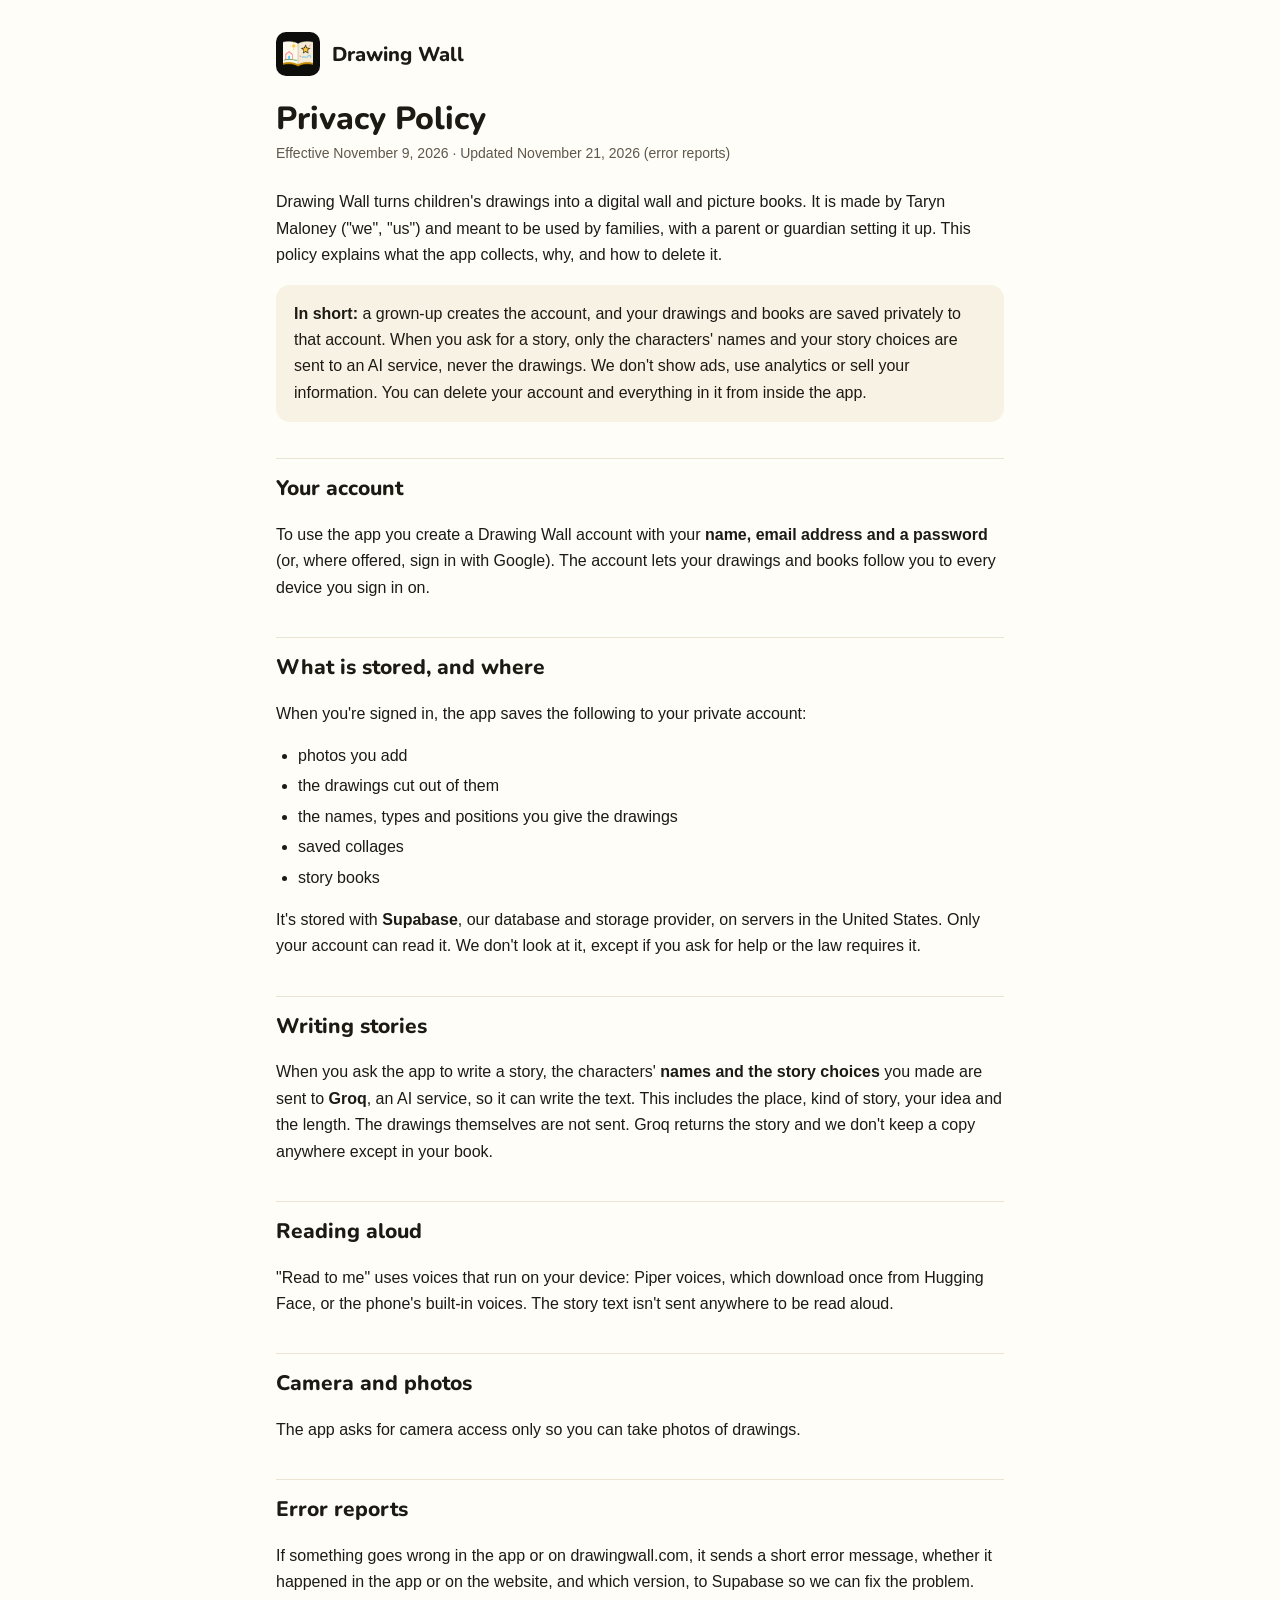
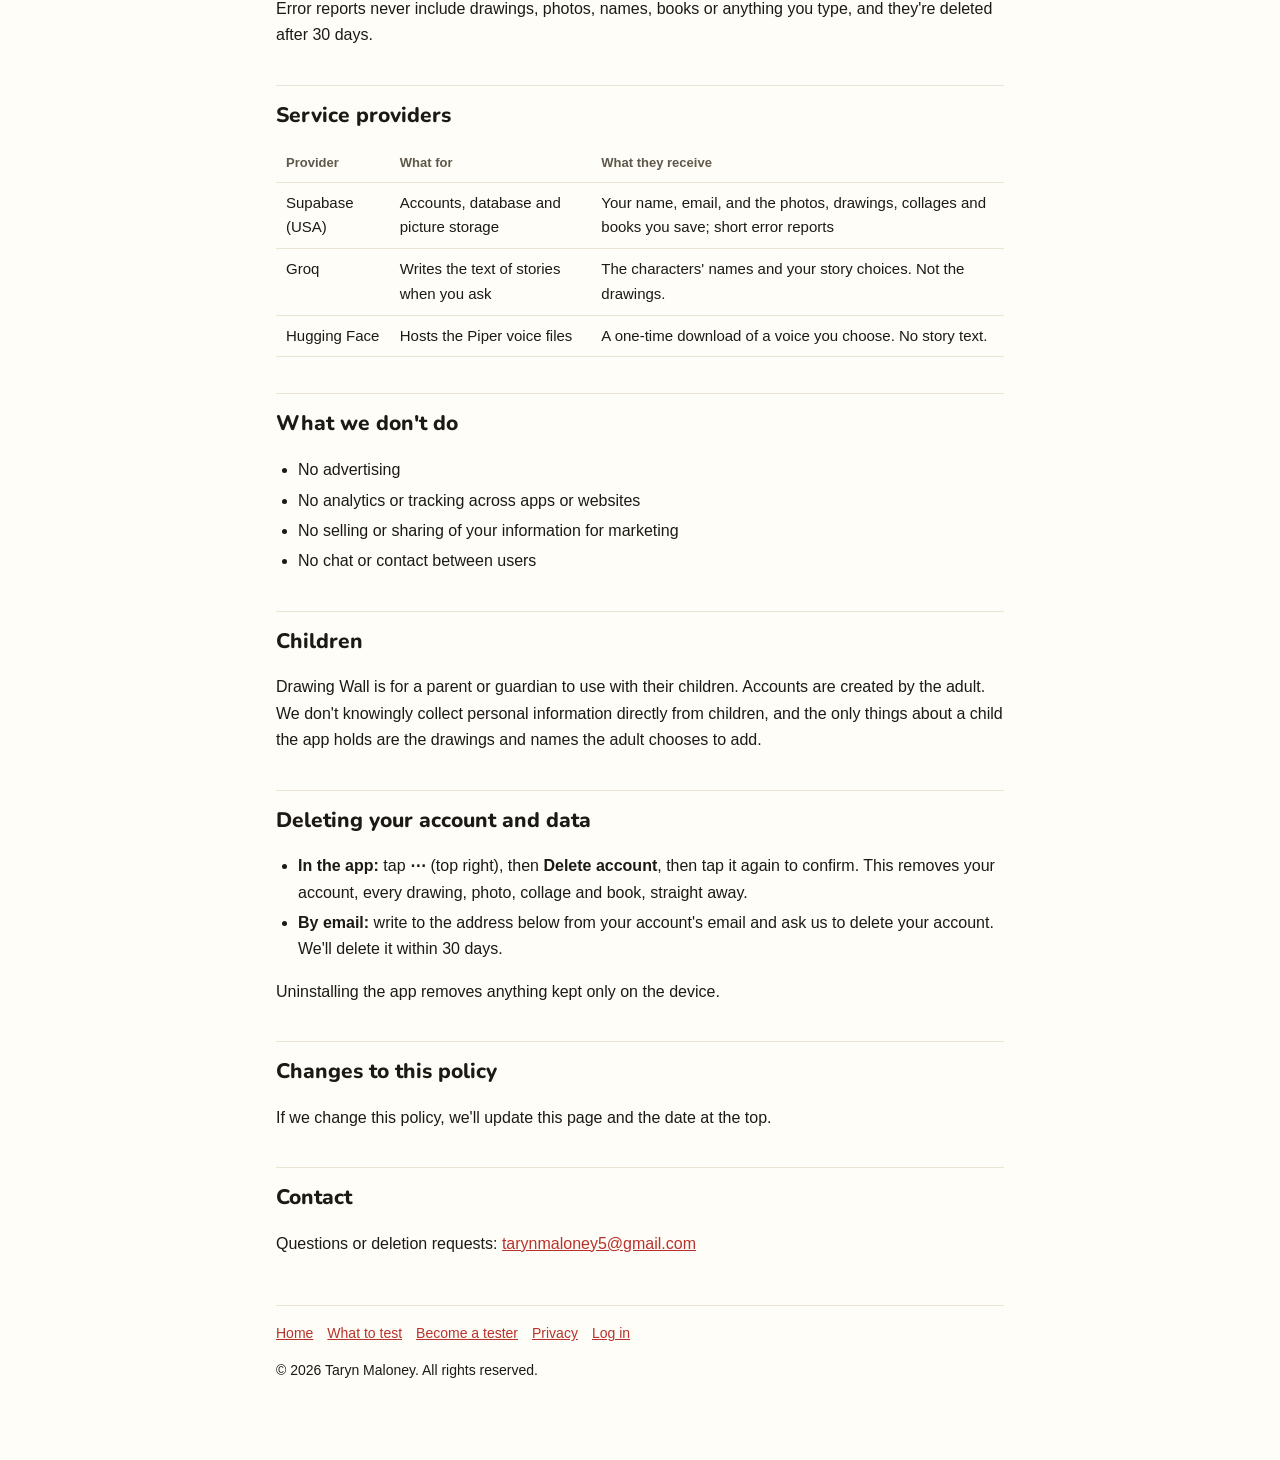
<file: privacy.html>
<!doctype html>
<html lang="en">
<head>
<meta charset="utf-8">
<meta name="viewport" content="width=device-width, initial-scale=1">
<title>Privacy Policy · Drawing Wall</title>
<meta name="description" content="How Drawing Wall collects, uses, stores and deletes your information.">
<meta name="theme-color" content="#0c0c0c">
<link rel="icon" href="icon.png">
<link rel="preconnect" href="https://fonts.googleapis.com">
<link rel="preconnect" href="https://fonts.gstatic.com" crossorigin>
<link rel="stylesheet" href="https://fonts.googleapis.com/css2?family=Nunito:wght@700;800;900&display=swap">
<link rel="stylesheet" href="style.css">
</head>
<body>
<main>
<header><img src="icon.png" alt=""><a href="./">Drawing Wall</a></header>

<h1>Privacy Policy</h1>
<p class="meta">Effective November 9, 2026 · Updated November 21, 2026 (error reports)</p>

<p>Drawing Wall turns children's drawings into a digital wall and picture books. It is made by Taryn Maloney ("we", "us") and meant to be used by families, with a parent or guardian setting it up. This policy explains what the app collects, why, and how to delete it.</p>

<div class="box">
<p><strong>In short:</strong> a grown-up creates the account, and your drawings and books are saved privately to that account. When you ask for a story, only the characters' names and your story choices are sent to an AI service, never the drawings. We don't show ads, use analytics or sell your information. You can delete your account and everything in it from inside the app.</p>
</div>

<h2>Your account</h2>
<p>To use the app you create a Drawing Wall account with your <strong>name, email address and a password</strong> (or, where offered, sign in with Google). The account lets your drawings and books follow you to every device you sign in on.</p>

<h2>What is stored, and where</h2>
<p>When you're signed in, the app saves the following to your private account:</p>
<ul>
<li>photos you add</li>
<li>the drawings cut out of them</li>
<li>the names, types and positions you give the drawings</li>
<li>saved collages</li>
<li>story books</li>
</ul>
<p>It's stored with <strong>Supabase</strong>, our database and storage provider, on servers in the United States. Only your account can read it. We don't look at it, except if you ask for help or the law requires it.</p>

<h2>Writing stories</h2>
<p>When you ask the app to write a story, the characters' <strong>names and the story choices</strong> you made are sent to <strong>Groq</strong>, an AI service, so it can write the text. This includes the place, kind of story, your idea and the length. The drawings themselves are not sent. Groq returns the story and we don't keep a copy anywhere except in your book.</p>

<h2>Reading aloud</h2>
<p>"Read to me" uses voices that run on your device: Piper voices, which download once from Hugging Face, or the phone's built-in voices. The story text isn't sent anywhere to be read aloud.</p>

<h2>Camera and photos</h2>
<p>The app asks for camera access only so you can take photos of drawings.</p>

<h2>Error reports</h2>
<p>If something goes wrong in the app or on drawingwall.com, it sends a short error message, whether it happened in the app or on the website, and which version, to Supabase so we can fix the problem. Error reports never include drawings, photos, names, books or anything you type, and they're deleted after 30 days.</p>

<h2>Service providers</h2>
<table>
<thead><tr><th>Provider</th><th>What for</th><th>What they receive</th></tr></thead>
<tbody>
<tr><td>Supabase (USA)</td><td>Accounts, database and picture storage</td><td>Your name, email, and the photos, drawings, collages and books you save; short error reports</td></tr>
<tr><td>Groq</td><td>Writes the text of stories when you ask</td><td>The characters' names and your story choices. Not the drawings.</td></tr>
<tr><td>Hugging Face</td><td>Hosts the Piper voice files</td><td>A one-time download of a voice you choose. No story text.</td></tr>
</tbody>
</table>

<h2>What we don't do</h2>
<ul>
<li>No advertising</li>
<li>No analytics or tracking across apps or websites</li>
<li>No selling or sharing of your information for marketing</li>
<li>No chat or contact between users</li>
</ul>

<h2>Children</h2>
<p>Drawing Wall is for a parent or guardian to use with their children. Accounts are created by the adult. We don't knowingly collect personal information directly from children, and the only things about a child the app holds are the drawings and names the adult chooses to add.</p>

<h2 id="delete">Deleting your account and data</h2>
<ul>
<li><strong>In the app:</strong> tap <strong>⋯</strong> (top right), then <strong>Delete account</strong>, then tap it again to confirm. This removes your account, every drawing, photo, collage and book, straight away.</li>
<li><strong>By email:</strong> write to the address below from your account's email and ask us to delete your account. We'll delete it within 30 days.</li>
</ul>
<p>Uninstalling the app removes anything kept only on the device.</p>

<h2>Changes to this policy</h2>
<p>If we change this policy, we'll update this page and the date at the top.</p>

<h2>Contact</h2>
<p>Questions or deletion requests: <a href="mailto:tarynmaloney5@gmail.com?subject=Drawing%20Wall%20privacy">tarynmaloney5@gmail.com</a></p>

<footer>
<a href="./">Home</a><a href="testing.html">What to test</a><a href="testers.html">Become a tester</a><a href="privacy.html">Privacy</a><a href="wall/">Log in</a>
<p>© 2026 Taryn Maloney. All rights reserved.</p>
</footer>
</main>
</body>
</html>
</file>
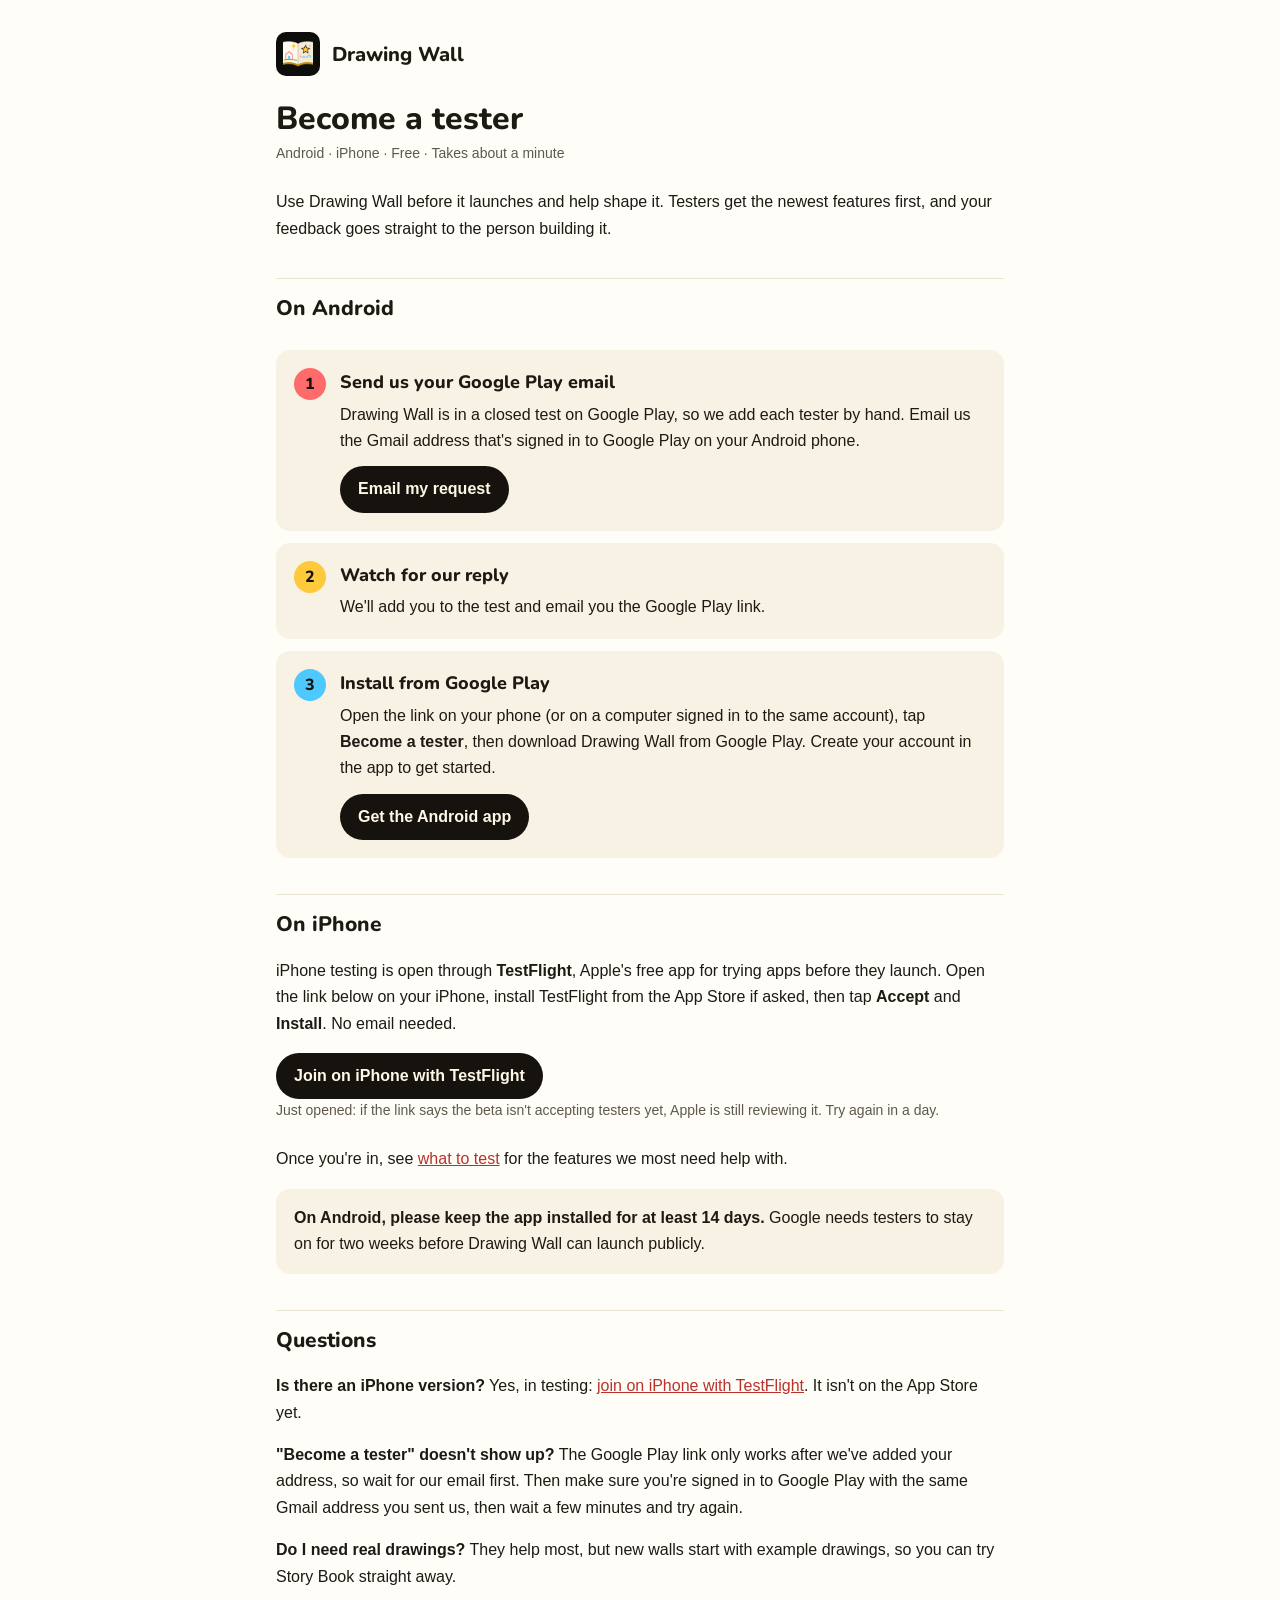
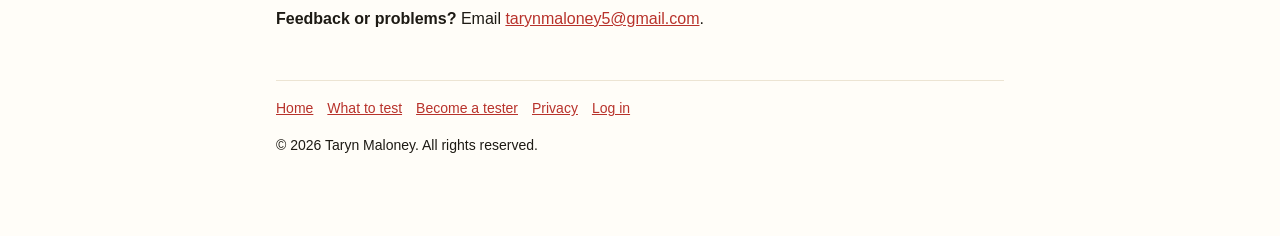
<file: testers.html>
<!doctype html>
<html lang="en">
<head>
<meta charset="utf-8">
<meta name="viewport" content="width=device-width, initial-scale=1">
<title>Become a tester · Drawing Wall</title>
<meta name="description" content="Try Drawing Wall on Android or iPhone before launch. Join the tester team in a few steps.">
<meta name="theme-color" content="#0c0c0c">
<link rel="icon" href="icon.png">
<link rel="preconnect" href="https://fonts.googleapis.com">
<link rel="preconnect" href="https://fonts.gstatic.com" crossorigin>
<link rel="stylesheet" href="https://fonts.googleapis.com/css2?family=Nunito:wght@700;800;900&display=swap">
<link rel="stylesheet" href="style.css">
<style>
.steps { list-style: none; padding: 0; margin: 24px 0; counter-reset: s; }
.steps li { counter-increment: s; position: relative; padding: 18px 18px 18px 64px; margin: 12px 0;
  background: var(--soft); border-radius: 14px; }
.steps li::before { content: counter(s); position: absolute; left: 18px; top: 18px; width: 32px; height: 32px;
  border-radius: 50%; color: #16130e; font-weight: 800; display: grid; place-items: center; font-family: var(--head); }
.steps li:nth-child(1)::before { background: var(--coral); }
.steps li:nth-child(2)::before { background: var(--sun); }
.steps li:nth-child(3)::before { background: var(--sky); }
.steps h2 { border: 0; margin: 0 0 4px; padding: 0; font-size: 18px; }
.steps p { margin: 0 0 12px; }
.steps p:last-child { margin-bottom: 0; }
@media (max-width: 420px) { .steps li { padding-left: 58px; } .steps li::before { left: 14px; } }
</style>
</head>
<body>
<main>
<header><img src="icon.png" alt=""><a href="./">Drawing Wall</a></header>

<h1>Become a tester</h1>
<p class="meta">Android · iPhone · Free · Takes about a minute</p>

<p>Use Drawing Wall before it launches and help shape it. Testers get the newest features first, and your feedback goes straight to the person building it.</p>

<h2>On Android</h2>
<ol class="steps">
<li>
  <h2>Send us your Google Play email</h2>
  <p>Drawing Wall is in a closed test on Google Play, so we add each tester by hand. Email us the Gmail address that's signed in to Google Play on your Android phone.</p>
  <!-- TODO: swap to Google Group join link -->
  <a class="button" href="mailto:tarynmaloney5@gmail.com?subject=Drawing%20Wall%20tester%20request&amp;body=Hi%2C%20I'd%20like%20to%20test%20Drawing%20Wall.%0A%0AThe%20Gmail%20address%20I%20use%20on%20Google%20Play%3A%20%0A%0AMy%20phone%20model%20(optional)%3A%20">Email my request</a>
</li>
<li>
  <h2>Watch for our reply</h2>
  <p>We'll add you to the test and email you the Google Play link.</p>
</li>
<li>
  <h2>Install from Google Play</h2>
  <p>Open the link on your phone (or on a computer signed in to the same account), tap <strong>Become a tester</strong>, then download Drawing Wall from Google Play. Create your account in the app to get started.</p>
  <a class="button" href="https://play.google.com/apps/testing/com.drawingwall.app" target="_blank" rel="noopener">Get the Android app</a>
</li>
</ol>

<h2 id="iphone">On iPhone</h2>
<p>iPhone testing is open through <strong>TestFlight</strong>, Apple's free app for trying apps before they launch. Open the link below on your iPhone, install TestFlight from the App Store if asked, then tap <strong>Accept</strong> and <strong>Install</strong>. No email needed.</p>
<a class="button" href="https://testflight.apple.com/join/SAHUXmFn">Join on iPhone with TestFlight</a>
<p class="meta">Just opened: if the link says the beta isn't accepting testers yet, Apple is still reviewing it. Try again in a day.</p>

<p>Once you're in, see <a href="testing.html">what to test</a> for the features we most need help with.</p>

<div class="box">
<p><strong>On Android, please keep the app installed for at least 14 days.</strong> Google needs testers to stay on for two weeks before Drawing Wall can launch publicly.</p>
</div>

<h2>Questions</h2>
<p><strong>Is there an iPhone version?</strong> Yes, in testing: <a href="#iphone">join on iPhone with TestFlight</a>. It isn't on the App Store yet.</p>
<p><strong>"Become a tester" doesn't show up?</strong> The Google Play link only works after we've added your address, so wait for our email first. Then make sure you're signed in to Google Play with the same Gmail address you sent us, then wait a few minutes and try again.</p>
<p><strong>Do I need real drawings?</strong> They help most, but new walls start with example drawings, so you can try Story Book straight away.</p>
<p><strong>Feedback or problems?</strong> Email <a href="mailto:tarynmaloney5@gmail.com?subject=Drawing%20Wall%20tester%20feedback">tarynmaloney5@gmail.com</a>.</p>

<footer>
<a href="./">Home</a><a href="testing.html">What to test</a><a href="testers.html">Become a tester</a><a href="privacy.html">Privacy</a><a href="wall/">Log in</a>
<p>© 2026 Taryn Maloney. All rights reserved.</p>
</footer>
</main>
</body>
</html>
</file>
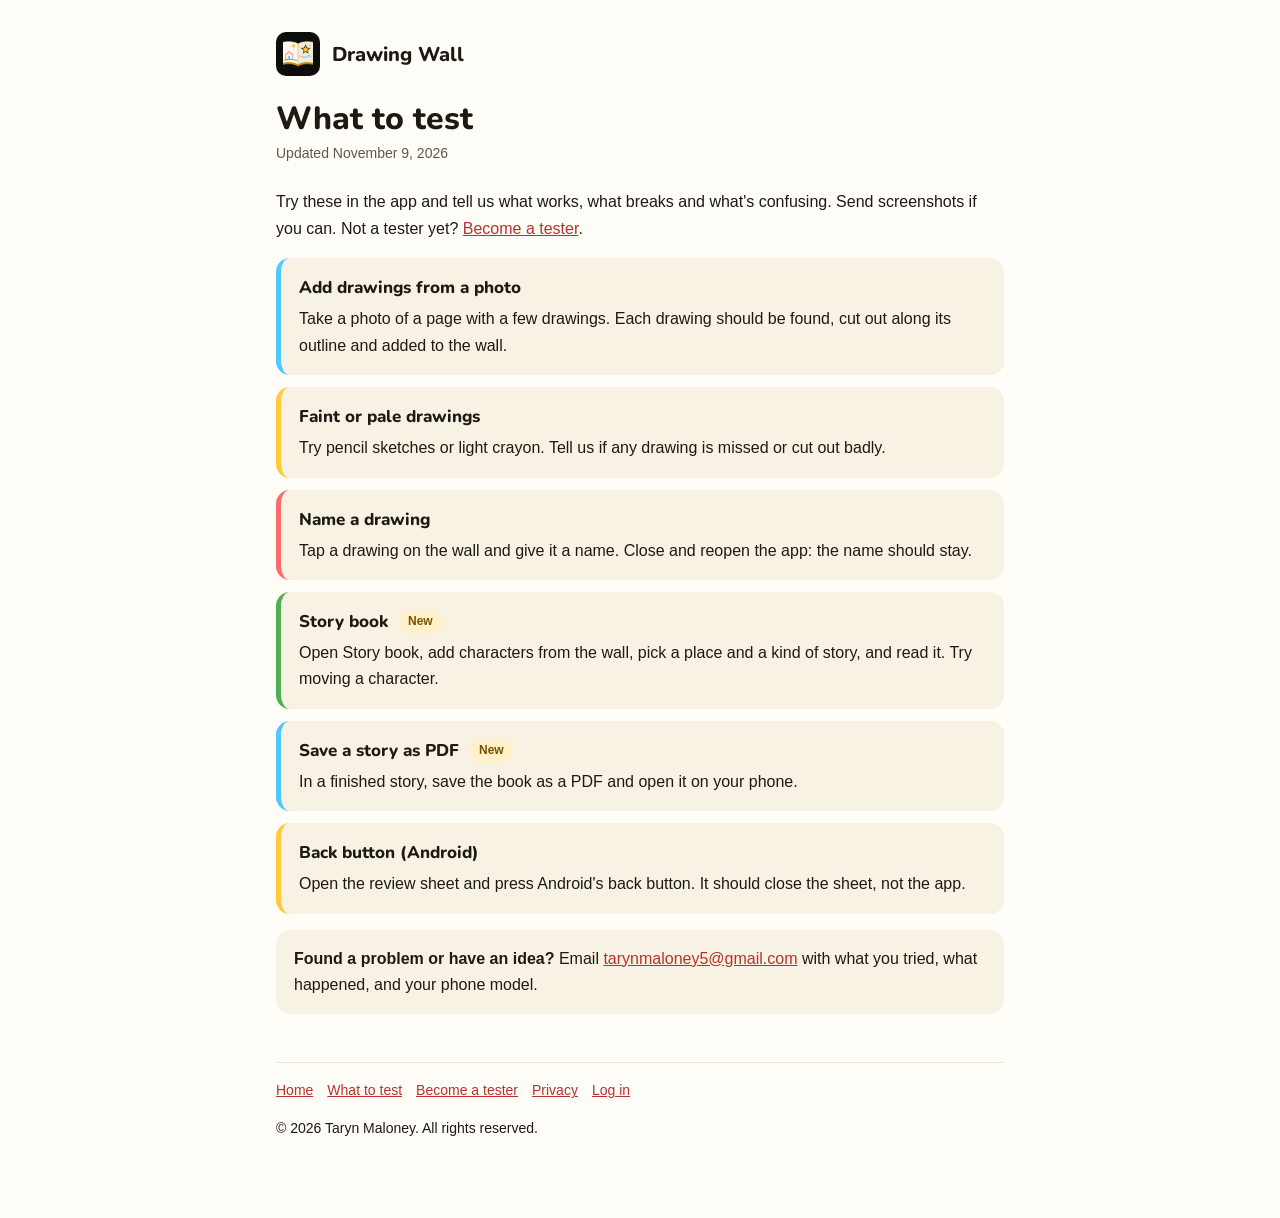
<file: testing.html>
<!doctype html>
<html lang="en">
<head>
<meta charset="utf-8">
<meta name="viewport" content="width=device-width, initial-scale=1">
<title>What to test · Drawing Wall</title>
<meta name="description" content="Features Drawing Wall testers should try right now.">
<meta name="theme-color" content="#0c0c0c">
<link rel="icon" href="icon.png">
<link rel="preconnect" href="https://fonts.googleapis.com">
<link rel="preconnect" href="https://fonts.gstatic.com" crossorigin>
<link rel="stylesheet" href="https://fonts.googleapis.com/css2?family=Nunito:wght@700;800;900&display=swap">
<link rel="stylesheet" href="style.css">
<style>
.feat { background: var(--soft); border-radius: 14px; padding: 16px 18px; margin: 12px 0; border-left: 5px solid var(--sky); }
.feat:nth-of-type(4n+2) { border-left-color: var(--sun); }
.feat:nth-of-type(4n+3) { border-left-color: var(--coral); }
.feat:nth-of-type(4n+4) { border-left-color: var(--leaf); }
.feat h2 { border: 0; margin: 0 0 4px; padding: 0; font-size: 17px; display: flex; gap: 10px; align-items: center;
  flex-wrap: wrap; }
.feat p { margin: 0; }
.tag { font-family: -apple-system, "Segoe UI", Roboto, sans-serif; font-size: 12px; font-weight: 700; border-radius: 999px;
  padding: 2px 10px; background: #fff1c9; color: #7a5000; }
@media (prefers-color-scheme: dark) { .tag { background: #3a2f12; color: #ffd666; } }
.loading { color: var(--muted); }
</style>
</head>
<body>
<main>
<header><img src="icon.png" alt=""><a href="./">Drawing Wall</a></header>

<h1>What to test</h1>
<p class="meta" id="updated">Thanks for testing Drawing Wall</p>

<p>Try these in the app and tell us what works, what breaks and what's confusing. Send screenshots if you can.
Not a tester yet? <a href="testers.html">Become a tester</a>.</p>

<div id="list"><p class="loading">Loading the list…</p></div>

<div class="box">
<p><strong>Found a problem or have an idea?</strong> Email
<a href="mailto:tarynmaloney5@gmail.com?subject=Drawing%20Wall%20tester%20feedback">tarynmaloney5@gmail.com</a>
with what you tried, what happened, and your phone model.</p>
</div>

<footer>
<a href="./">Home</a><a href="testing.html">What to test</a><a href="testers.html">Become a tester</a><a href="privacy.html">Privacy</a><a href="wall/">Log in</a>
<p>© 2026 Taryn Maloney. All rights reserved.</p>
</footer>
</main>
<script>
fetch("testing.json", { cache: "no-store" }).then(r => r.json()).then(data => {
  const list = document.getElementById("list");
  const items = data.items.filter(it => it.status !== "done");
  if (data.updated) {
    const d = new Date(data.updated + "T12:00:00");
    document.getElementById("updated").textContent =
      "Updated " + d.toLocaleDateString(undefined, { month: "long", day: "numeric", year: "numeric" });
  }
  list.innerHTML = items.length ? "" : "<p>Nothing new to test right now. Keep using the app as usual.</p>";
  for (const it of items) {
    const box = document.createElement("section"); box.className = "feat";
    const h = document.createElement("h2"); h.textContent = it.title;
    if (it.status === "new") { const t = document.createElement("span"); t.className = "tag"; t.textContent = "New"; h.append(t); }
    const p = document.createElement("p"); p.textContent = it.steps;
    box.append(h, p); list.append(box);
  }
}).catch(() => {
  document.getElementById("list").innerHTML = "<p>The list couldn't load. Please refresh the page.</p>";
});
</script>
</body>
</html>
</file>
<file: style.css>
/* Drawing Wall: shared tokens and the simple doc pages. */
:root {
  color-scheme: light dark;
  --bg: #fffdf8;
  --text: #1d1a14;
  --muted: #5f584b;
  --line: #ece4d3;
  --soft: #f8f2e5;
  --brand: #16130e;          /* the black wall: primary buttons */
  --on-brand: #fff8e6;
  --link: #b8322b;           /* deep coral, readable on paper */
  --accent: #c2362f;
  /* crayon colors from the logo */
  --sun: #ffc93c;
  --coral: #ff6b6b;
  --sky: #4dc9ff;
  --leaf: #4caf50;
  --gold: #c98f00;
  --paper: #fffaf0;
  --wall: #0c0c0c;
  --head: "Nunito", -apple-system, "Segoe UI", Roboto, Helvetica, Arial, sans-serif;
}
@media (prefers-color-scheme: dark) {
  :root {
    --bg: #121110;
    --text: #f3eee3;
    --muted: #aaa293;
    --line: #2d2a25;
    --soft: #1c1a17;
    --brand: #ffc93c;
    --on-brand: #16130e;
    --link: #ff9a8f;
    --accent: #ff8a80;
  }
}
* { box-sizing: border-box; }
html { -webkit-text-size-adjust: 100%; }
body {
  margin: 0;
  background: var(--bg);
  color: var(--text);
  font: 16px/1.65 -apple-system, "Segoe UI", Roboto, Helvetica, Arial, sans-serif;
  overflow-wrap: break-word;
}
main { max-width: 760px; margin: 0 auto; padding: 32px 16px 64px; }
header { display: flex; align-items: center; gap: 12px; margin-bottom: 8px; }
header img { width: 44px; height: 44px; border-radius: 10px; }
header a { color: inherit; text-decoration: none; font-family: var(--head); font-weight: 800; font-size: 20px; }
h1, h2, h3 { font-family: var(--head); }
h1 { font-size: 32px; line-height: 1.2; margin: 24px 0 4px; font-weight: 800; }
h2 { font-size: 21px; margin: 36px 0 8px; padding-top: 12px; border-top: 1px solid var(--line); font-weight: 800; }
h3 { font-size: 17px; margin: 20px 0 4px; font-weight: 700; }
p, li { color: var(--text); }
.meta { color: var(--muted); font-size: 14px; margin: 0 0 24px; }
a { color: var(--link); }
ul { padding-left: 22px; }
li { margin: 4px 0; }
.box { background: var(--soft); border-radius: 14px; padding: 16px 18px; margin: 16px 0; }
.box p:first-child { margin-top: 0; }
.box p:last-child { margin-bottom: 0; }
table { width: 100%; border-collapse: collapse; font-size: 15px; margin: 12px 0; }
th, td { text-align: left; vertical-align: top; padding: 8px 10px; border-bottom: 1px solid var(--line); }
th { color: var(--muted); font-weight: 600; font-size: 13px; }
.button {
  display: inline-block; background: var(--brand); color: var(--on-brand); text-decoration: none;
  padding: 10px 18px; border-radius: 999px; font-weight: 700;
}
.button:hover { filter: brightness(1.12); }
footer { margin-top: 48px; padding-top: 16px; border-top: 1px solid var(--line); color: var(--muted); font-size: 14px; }
footer a { margin-right: 14px; display: inline-block; }
@media (max-width: 560px) {
  h1 { font-size: 27px; }
  table, thead, tbody, tr, th, td { display: block; }
  thead { display: none; }
  td { border: 0; padding: 2px 0; }
  tr { border-bottom: 1px solid var(--line); padding: 8px 0; }
  td:first-child { font-weight: 600; }
}
</file>
<file: home.css>
/* Landing page only. Tokens come from style.css. */
:root {
  --sun-soft: #fff1c9;  --sun-ink: #8a5b00;
  --coral-soft: #ffe2df; --coral-ink: #b8312b;
  --sky-soft: #daf3ff;  --sky-ink: #0a6890;
  --leaf-soft: #e0f2e1; --leaf-ink: #2b7a30;
  --shadow: 0 1px 2px rgba(40,30,10,.10), 0 10px 30px rgba(40,30,10,.12);
}
@media (prefers-color-scheme: dark) {
  :root {
    --sun-soft: #3a2f12;  --sun-ink: #ffd666;
    --coral-soft: #3b1f1d; --coral-ink: #ff9a8f;
    --sky-soft: #12303d;  --sky-ink: #7dd8ff;
    --leaf-soft: #1a3320; --leaf-ink: #86d68a;
    --shadow: 0 1px 2px rgba(0,0,0,.4), 0 10px 30px rgba(0,0,0,.45);
  }
}

.home main { max-width: none; padding: 0; }
.home { overflow-x: hidden; }
.wrap { max-width: 1120px; margin: 0 auto; padding: 0 20px; }

/* Nav */
.nav { position: sticky; top: 0; z-index: 10; background: color-mix(in srgb, var(--bg) 88%, transparent);
  backdrop-filter: saturate(1.4) blur(10px); -webkit-backdrop-filter: saturate(1.4) blur(10px);
  border-bottom: 1px solid var(--line); }
.nav .wrap { display: flex; align-items: center; gap: 24px; height: 64px; }
.home header { margin: 0; flex: none; }
.home header img { width: 38px; height: 38px; }
.nav nav { margin-left: auto; display: flex; align-items: center; gap: 22px; font-size: 15px; }
.nav nav a { color: var(--muted); text-decoration: none; white-space: nowrap; }
.nav nav a:hover { color: var(--text); }
.nav nav .button { color: var(--on-brand); padding: 8px 16px; }
@media (max-width: 860px) { .nav nav a:not(.button):not(.login) { display: none; } }
.nav nav a.login { color: var(--text); font-weight: 600; }
@media (max-width: 380px) { .home header a { font-size: 18px; } .nav nav .button { padding: 7px 13px; font-size: 14px; } }
/* phones: tighter top bar so "Become a tester" and "Log in" both fit without sideways scrolling */
@media (max-width: 480px) {
  .nav .wrap { gap: 10px; }
  .nav nav { gap: 12px; font-size: 14px; }
  .nav header img { width: 26px; height: 26px; }
  .home header a { font-size: 17px; }
  .nav nav .button { padding: 7px 12px; font-size: 13.5px; }
}
/* very small phones: keep the icon, drop the "Drawing Wall" word so the buttons still fit */
@media (max-width: 360px) { .home .nav header a { display: none; } }

/* Hero */
.hero { padding: 72px 0 64px; overflow: hidden; position: relative; }
.hero .wrap { display: grid; grid-template-columns: 1.1fr .9fr; gap: 48px; align-items: center; }
.eyebrow { display: inline-flex; align-items: center; gap: 8px; background: var(--sun-soft); color: var(--sun-ink);
  font-size: 13px; font-weight: 700; padding: 6px 12px; border-radius: 999px; }
.eyebrow::before { content: ""; width: 8px; height: 8px; border-radius: 50%; background: var(--leaf); }
.hero h1 { font-size: clamp(36px, 5.2vw, 60px); line-height: 1.05; letter-spacing: -.02em; margin: 20px 0 18px; font-weight: 900; }
.hero h1 .hl { position: relative; white-space: nowrap; }
.hero h1 .hl::after { content: ""; position: absolute; left: -2%; right: -2%; bottom: .06em; height: .26em; z-index: -1;
  background: var(--sun); border-radius: 6px; transform: rotate(-1deg); opacity: .85; }
@media (prefers-color-scheme: dark) { .hero h1 .hl::after { opacity: .45; } }
.hero h1 .hl { z-index: 0; }
.lede { font-size: 19px; color: var(--muted); max-width: 34em; margin: 0 0 28px; }
.ctas { display: flex; flex-wrap: wrap; gap: 12px; align-items: center; }
.button.big { padding: 13px 24px; font-size: 16px; }
.button.ghost { background: transparent; color: var(--text); box-shadow: inset 0 0 0 1px var(--line); }
.platforms { margin-top: 18px; font-size: 14px; color: var(--muted); }
.crayons { display: flex; gap: 6px; margin-top: 26px; }
.crayons i { width: 28px; height: 6px; border-radius: 6px; }

/* Phone mockup: the black wall */
.phone { justify-self: center; width: 300px; max-width: 100%; aspect-ratio: 9 / 19; border-radius: 44px; padding: 10px;
  background: #1f1d1a; box-shadow: var(--shadow), 0 30px 80px rgba(255,201,60,.22); position: relative; }
.screen { position: relative; height: 100%; border-radius: 34px; overflow: hidden; background: var(--wall); }
.screen svg.wall { position: absolute; inset: 0; width: 100%; height: 100%; }
.topbar { position: absolute; top: 16px; left: 12px; right: 12px; display: flex; gap: 6px; align-items: center; }
.topbar .search { flex: 1; min-width: 0; background: rgba(255,255,255,.1); color: rgba(255,255,255,.6); border-radius: 999px;
  padding: 7px 12px; font-size: 11px; white-space: nowrap; overflow: hidden; text-overflow: ellipsis; }
.topbar .dot { width: 28px; height: 28px; flex: none; border-radius: 50%; background: rgba(255,255,255,.1); color: #fff;
  display: grid; place-items: center; font-size: 13px; line-height: 1; }
.dock { position: absolute; left: 12px; right: 12px; bottom: 16px; display: flex; gap: 8px; justify-content: center; }
.dock span { border-radius: 999px; padding: 9px 14px; font-size: 12px; font-weight: 700; white-space: nowrap; }
.dock .add { background: var(--sun); color: #16130e; }
.dock .book { background: rgba(255,255,255,.12); color: #fff; }
.namecard { position: absolute; left: 18px; top: 210px; background: #fffaf0; color: #16130e; border-radius: 12px;
  padding: 6px 10px 7px; font-size: 11px; box-shadow: 0 6px 20px rgba(0,0,0,.5); }
.namecard small { display: block; color: #7a705e; font-size: 9.5px; }
.namecard b { font-size: 12.5px; }
@media (prefers-reduced-motion: no-preference) {
  .float { animation: bob 6s ease-in-out infinite; transform-box: fill-box; transform-origin: center; }
  .float.d2 { animation-delay: -2s; } .float.d3 { animation-delay: -4s; }
  @keyframes bob { 50% { transform: translateY(-4px) rotate(1.5deg); } }
}

@media (max-width: 860px) {
  .hero { padding-top: 44px; }
  .hero .wrap { grid-template-columns: 1fr; }
  .phone { width: 270px; }
}

/* Sections */
section.band { padding: 80px 0; scroll-margin-top: 40px; }
section.alt { background: var(--soft); }
.kicker { color: var(--accent); font-weight: 800; font-size: 14px; letter-spacing: .05em; text-transform: uppercase; margin: 0; }
.home h2 { border: 0; padding: 0; font-size: clamp(28px, 3.6vw, 40px); line-height: 1.12; letter-spacing: -.015em; margin: 8px 0 14px; font-weight: 900; }
.sub { color: var(--muted); font-size: 18px; max-width: 40em; margin: 0 0 40px; }
@media (max-width: 600px) { section.band { padding: 60px 0; } .sub { font-size: 17px; } }

/* How it works */
.how { display: grid; grid-template-columns: repeat(3, 1fr); gap: 18px; list-style: none; padding: 0; margin: 0; counter-reset: step; }
@media (max-width: 820px) { .how { grid-template-columns: 1fr; } }
.how li { counter-increment: step; margin: 0; border-radius: 20px; background: var(--bg); border: 1px solid var(--line); overflow: hidden; }
.how .art { display: block; aspect-ratio: 16 / 10; background: var(--soft); }
.how .art svg { display: block; width: 100%; height: 100%; }
.how .art.dark { background: var(--wall); }
.how .txt { padding: 20px 22px 24px; }
.how .txt::before { content: counter(step); display: inline-grid; place-items: center; width: 30px; height: 30px; border-radius: 50%;
  background: var(--brand); color: var(--on-brand); font-weight: 800; font-size: 15px; margin-bottom: 10px; font-family: var(--head); }
.how b { display: block; font-family: var(--head); font-size: 19px; margin-bottom: 4px; }
.how span { color: var(--muted); font-size: 15.5px; }
.how-note { color: var(--muted); font-size: 14.5px; margin: 22px 0 0; }

/* Story Book */
.split { display: grid; grid-template-columns: 1fr 1fr; gap: 56px; align-items: center; }
@media (max-width: 860px) { .split { grid-template-columns: 1fr; gap: 36px; } }
.picks { list-style: none; padding: 0; margin: 0 0 22px; display: grid; gap: 10px; }
.picks li { display: flex; align-items: flex-start; gap: 14px; background: var(--bg); border: 1px solid var(--line);
  border-radius: 14px; padding: 14px 16px; margin: 0; }
.picks b { display: block; font-size: 15.5px; }
.picks span { color: var(--muted); font-size: 14.5px; }
.picks .n { flex: none; width: 30px; height: 30px; border-radius: 50%; display: grid; place-items: center; font-weight: 800;
  font-family: var(--head); color: #16130e; font-size: 14px; }
.book { width: 100%; max-width: 520px; justify-self: center; filter: drop-shadow(0 18px 30px rgba(40,30,10,.18)); }
@media (prefers-color-scheme: dark) { .book { filter: drop-shadow(0 18px 30px rgba(0,0,0,.5)); } }
.book svg { display: block; width: 100%; height: auto; }
.chips { display: flex; flex-wrap: wrap; gap: 8px; margin: 0; padding: 0; list-style: none; }
.chips li { margin: 0; font-size: 13.5px; font-weight: 600; padding: 5px 12px; border-radius: 999px; background: var(--bg);
  border: 1px solid var(--line); color: var(--text); }
.small-note { color: var(--muted); font-size: 14.5px; margin: 18px 0 0; }

/* Features */
.grid { display: grid; grid-template-columns: repeat(3, 1fr); gap: 18px; }
@media (max-width: 900px) { .grid { grid-template-columns: repeat(2, 1fr); } }
@media (max-width: 600px) { .grid { grid-template-columns: 1fr; } }
.card { background: var(--bg); border: 1px solid var(--line); border-radius: 18px; padding: 24px; }
.alt .card { border-color: transparent; box-shadow: 0 1px 2px rgba(40,30,10,.07); }
.card h3 { margin: 14px 0 6px; font-size: 18.5px; font-weight: 800; }
.card p { margin: 0; color: var(--muted); font-size: 15.5px; }
.ico { width: 46px; height: 46px; border-radius: 14px; display: grid; place-items: center; background: var(--sun-soft); color: var(--sun-ink); }
.ico.coral { background: var(--coral-soft); color: var(--coral-ink); }
.ico.sky { background: var(--sky-soft); color: var(--sky-ink); }
.ico.leaf { background: var(--leaf-soft); color: var(--leaf-ink); }
.ico svg { width: 23px; height: 23px; fill: none; stroke: currentColor; stroke-width: 2; stroke-linecap: round; stroke-linejoin: round; }

/* Families and privacy */
.checks { list-style: none; padding: 0; margin: 0; display: grid; gap: 12px; }
.checks li { position: relative; padding-left: 32px; margin: 0; }
.checks li::before { content: ""; position: absolute; left: 0; top: 4px; width: 20px; height: 20px; border-radius: 50%;
  background: var(--leaf) url("data:image/svg+xml,%3Csvg xmlns='http://www.w3.org/2000/svg' viewBox='0 0 24 24' fill='none' stroke='white' stroke-width='3.2' stroke-linecap='round' stroke-linejoin='round'%3E%3Cpath d='M5 12.5l4.5 4.5L19 7.5'/%3E%3C/svg%3E") center/13px no-repeat; }
.ai-box { margin-top: 26px; background: var(--bg); border: 1px solid var(--line); border-radius: 16px; padding: 18px 20px; }
.ai-box b { display: block; font-family: var(--head); font-size: 16.5px; margin-bottom: 4px; }
.ai-box p { margin: 0; color: var(--muted); font-size: 15px; }

/* FAQ */
.faq details, .faq h2 { max-width: 780px; }
.faq details { border-bottom: 1px solid var(--line); padding: 18px 0; }
.faq summary { cursor: pointer; font-weight: 700; font-size: 17px; list-style: none; display: flex; justify-content: space-between; gap: 16px; }
.faq summary::-webkit-details-marker { display: none; }
.faq summary::after { content: "+"; color: var(--muted); font-weight: 400; font-size: 22px; line-height: 1; }
.faq details[open] summary::after { content: "\2013"; }
.faq details p { color: var(--muted); margin: 10px 0 0; }

/* CTA: a little black wall */
.cta { position: relative; overflow: hidden; text-align: center; background: var(--wall); color: #fff; border-radius: 28px; padding: 64px 24px; }
.cta > *:not(svg) { position: relative; }
.cta svg.confetti { position: absolute; inset: 0; width: 100%; height: 100%; opacity: .9; }
.cta h2 { color: #fff; margin-top: 0; }
.cta p { color: rgba(255,255,255,.8); font-size: 18px; margin: 0 auto 28px; max-width: 32em; }
.cta .ctas { justify-content: center; }
.cta .button { background: var(--sun); color: #16130e; }
.cta .button.outline { background: transparent; color: #fff; box-shadow: inset 0 0 0 1.5px rgba(255,255,255,.7); }
@media (prefers-color-scheme: dark) { .cta { box-shadow: inset 0 0 0 1px var(--line); } }

.home footer { max-width: 1120px; margin: 0 auto; padding: 24px 20px 48px; }
</file>
